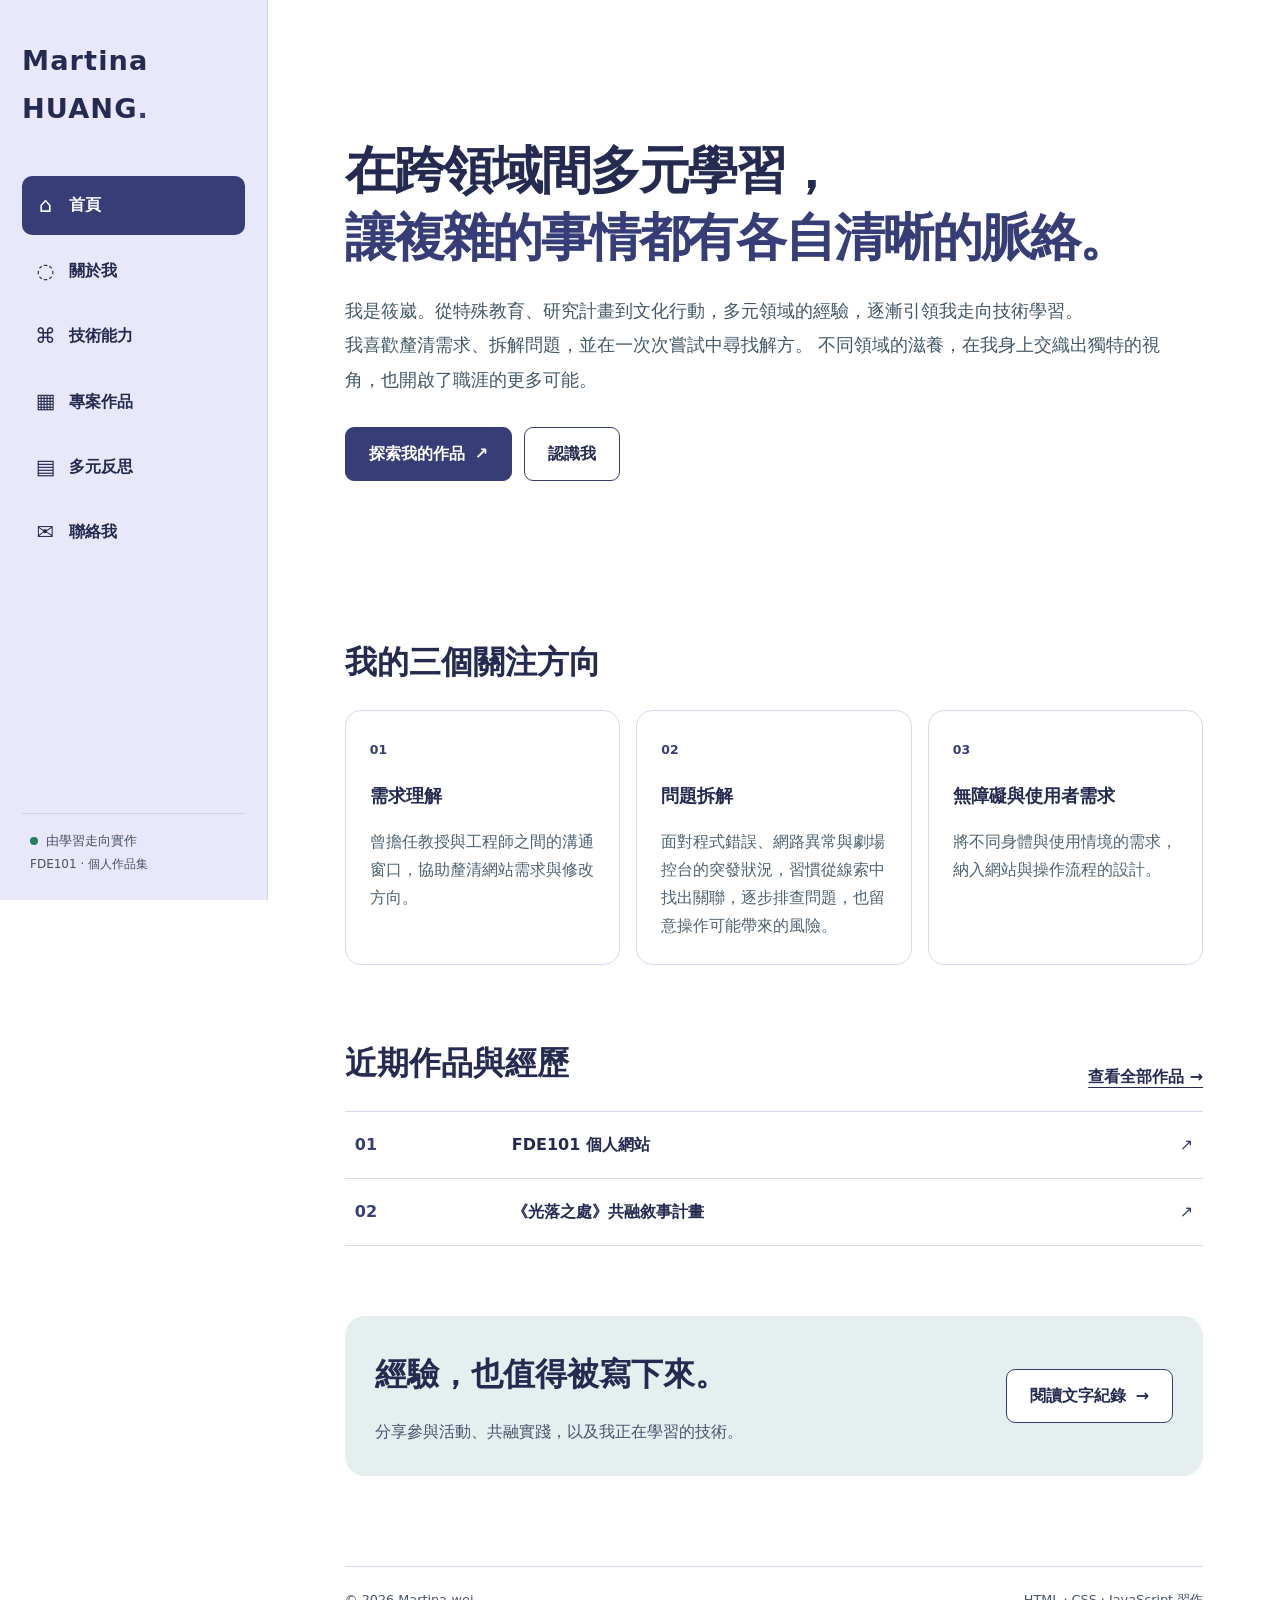
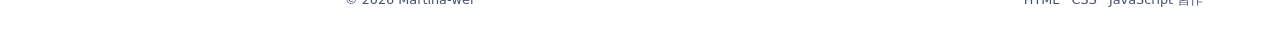
<file: index.html>
<!doctype html>
<html lang="zh-Hant">
<head>
  <meta charset="utf-8">
  <meta name="viewport" content="width=device-width,initial-scale=1">
  <meta name="description" content="黃筱崴的 FDE101 前端實作、跨領域轉職作品與活動紀錄。">
  
<title>首頁｜黃筱崴的個人網站</title>
<link rel="stylesheet" href="css/style.css">
<script src="js/main.js" defer></script>
</head>

<body>
  <a class="skip-link" href="#main-content">跳至主要內容</a>

  <div class="site-layout">

    <!-- 左側固定導覽列 -->
    <header class="sidebar">

      <!-- 網站品牌名稱 -->
      <div class="brand">
        <a class="brand-title" href="index.html">
          Martina HUANG<span class="brand-dot">.</span>
        </a>
      </div>

      <!-- 網站主要導覽 -->
      <nav aria-label="網站主要導覽">
        <ul class="site-nav">

          <li>
            <a href="index.html" aria-current="page">
              <span class="nav-symbol" aria-hidden="true">⌂</span>
              <span>首頁</span>
            </a>
          </li>

          <li>
            <a href="about.html">
              <span class="nav-symbol" aria-hidden="true">◌</span>
              <span>關於我</span>
            </a>
          </li>

          <li>
            <a href="skills.html">
              <span class="nav-symbol" aria-hidden="true">⌘</span>
              <span>技術能力</span>
            </a>
          </li>

          <li>
            <a href="projects.html">
              <span class="nav-symbol" aria-hidden="true">▦</span>
              <span>專案作品</span>
            </a>
          </li>

          <li>
            <a href="articles.html">
              <span class="nav-symbol" aria-hidden="true">▤</span>
              <span>多元反思</span>
            </a>
          </li>

          <li>
            <a href="contact.html">
              <span class="nav-symbol" aria-hidden="true">✉</span>
              <span>聯絡我</span>
            </a>
          </li>

        </ul>
      </nav>

      <!-- 側邊欄底部資訊 -->
      <div class="sidebar-bottom">
        <span class="status-dot" aria-hidden="true"></span>
        由學習走向實作<br>
        <small>FDE101 · 個人作品集</small>
      </div>

    </header>

    <!-- 右側主要內容 -->
    <main id="main-content" tabindex="-1" class="page-content">

      <!-- 首頁主視覺 -->
      <section class="hero" aria-labelledby="hero-title">

        <div class="hero-copy">

          <h1 id="hero-title">
            在跨領域間多元學習，<br>
            <em>讓複雜的事情都有各自清晰的脈絡。</em>
          </h1>

          <p class="lead">
            我是筱崴。從特殊教育、研究計畫到文化行動，多元領域的經驗，逐漸引領我走向技術學習。<br>
            我喜歡釐清需求、拆解問題，並在一次次嘗試中尋找解方。
            不同領域的滋養，在我身上交織出獨特的視角，也開啟了職涯的更多可能。
          </p>

          <div class="actions">
            <a class="button primary" href="projects.html">
              探索我的作品
              <span aria-hidden="true">↗</span>
            </a>

            <a class="button secondary" href="about.html">
              認識我
            </a>
          </div>
        </div>

      </section>

      <!-- 我的三個關注方向 -->
      <section class="section-block" aria-labelledby="focus-title">

        <div class="section-title">
          <h2 id="focus-title">我的三個關注方向</h2>
        </div>

        <div class="card-grid">

          <article class="card">
            <span class="card-number">01</span>
            <h3>需求理解</h3>
            <p>
              曾擔任教授與工程師之間的溝通窗口，協助釐清網站需求與修改方向。
            </p>
          </article>

          <article class="card">
            <span class="card-number">02</span>
            <h3>問題拆解</h3>
            <p>
              面對程式錯誤、網路異常與劇場控台的突發狀況，習慣從線索中找出關聯，逐步排查問題，也留意操作可能帶來的風險。
            </p>
          </article>

          <article class="card">
            <span class="card-number">03</span>
            <h3>無障礙與使用者需求</h3>
            <p>
              將不同身體與使用情境的需求，納入網站與操作流程的設計。
            </p>
          </article>

        </div>
      </section>

      <!-- 近期作品與經歷 -->
      <section class="section-block" aria-labelledby="featured-title">

        <div class="section-title split">
          <div>
            <h2 id="featured-title">近期作品與經歷</h2>
          </div>

          <a class="text-link" href="projects.html">
            查看全部作品
            <span aria-hidden="true">→</span>
          </a>
        </div>

        <div class="feature-list">

          <a class="feature-link" href="projects.html">
            <span class="feature-index">01 </span>
            <strong>FDE101 個人網站</strong>
            <span class="feature-arrow" aria-hidden="true">↗</span>
          </a>

          <a class="feature-link" href="projects.html">
            <span class="feature-index">02 </span>
            <strong>《光落之處》共融敘事計畫</strong>
            <span class="feature-arrow" aria-hidden="true">↗</span>
          </a>

        </div>
      </section>

      <!-- 活動文章入口 -->
      <section class="cta-strip" aria-labelledby="writing-title">

        <div>
          <h2 id="writing-title">經驗，也值得被寫下來。</h2>
          <p>
            分享參與活動、共融實踐，以及我正在學習的技術。
          </p>
        </div>

        <a class="button secondary" href="articles.html">
          閱讀文字紀錄
          <span aria-hidden="true">→</span>
        </a>

      </section>

      <!-- 網站頁尾 -->
      <footer class="page-footer">
        <span>© 2026 Martina-wei</span>
        <span>HTML · CSS · JavaScript 習作</span>
      </footer>

    </main>

  </div>
</body>
</html>
</file>
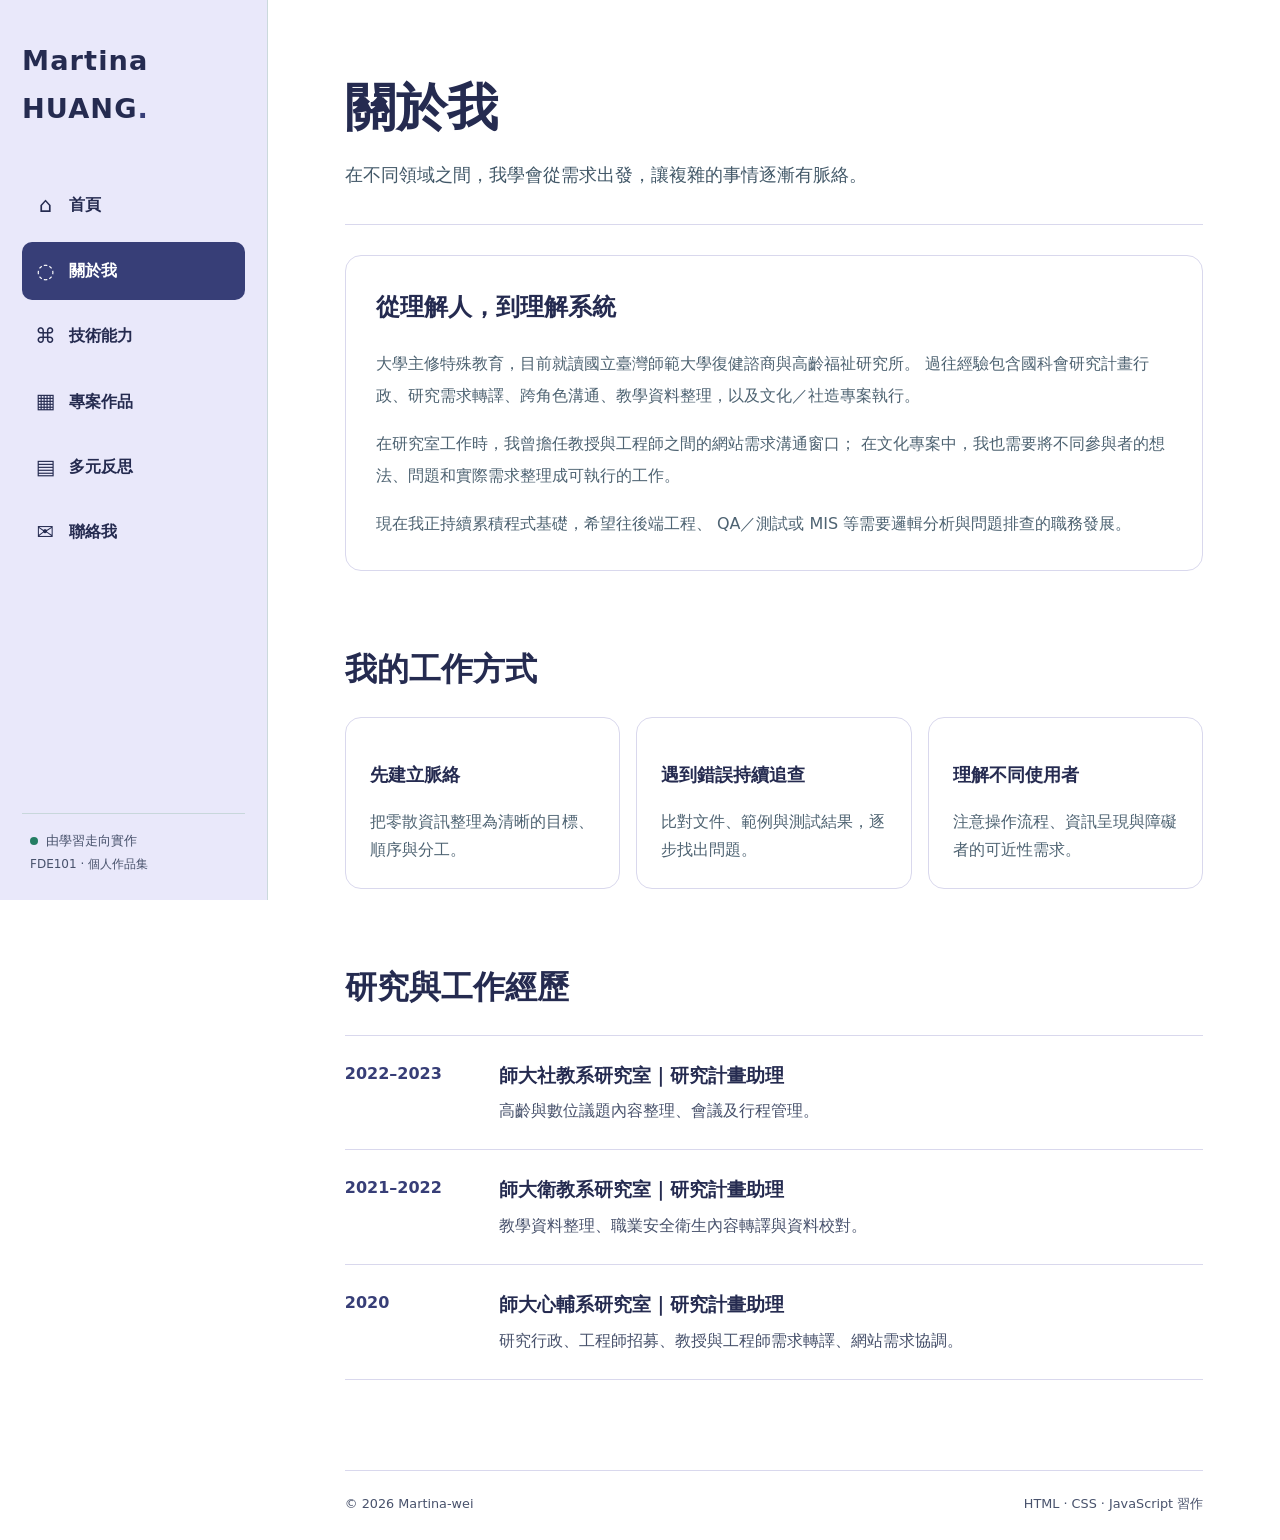
<file: about.html>
<!doctype html>
<html lang="zh-Hant">

<head>
  <meta charset="utf-8">
  <meta name="viewport" content="width=device-width,initial-scale=1">
  <meta name="description" content="黃筱崴的 FDE101 前端實作、跨領域轉職作品與活動紀錄。">

  <title>關於我｜黃筱崴的個人網站</title>

  <link rel="stylesheet" href="css/style.css">
  <script src="js/main.js" defer></script>
</head>

<body>
  <!-- 跳至主要內容：無障礙功能 -->
  <a class="skip-link" href="#main-content">
    跳至主要內容
  </a>

  <div class="site-layout">

    <!-- 左側固定導覽列 -->
    <header class="sidebar">

      <!-- 網站品牌名稱 -->
      <div class="brand">
        <a class="brand-title" href="index.html">
          Martina HUANG<span class="brand-dot">.</span>
        </a>
      </div>

      <!-- 網站主要導覽 -->
      <nav aria-label="網站主要導覽">
        <ul class="site-nav">

          <li>
            <a href="index.html">
              <span class="nav-symbol" aria-hidden="true">⌂</span>
              <span>首頁</span>
            </a>
          </li>

          <li>
            <a href="about.html" aria-current="page">
              <span class="nav-symbol" aria-hidden="true">◌</span>
              <span>關於我</span>
            </a>
          </li>

          <li>
            <a href="skills.html">
              <span class="nav-symbol" aria-hidden="true">⌘</span>
              <span>技術能力</span>
            </a>
          </li>

          <li>
            <a href="projects.html">
              <span class="nav-symbol" aria-hidden="true">▦</span>
              <span>專案作品</span>
            </a>
          </li>

          <li>
            <a href="articles.html">
              <span class="nav-symbol" aria-hidden="true">▤</span>
              <span>多元反思</span>
            </a>
          </li>

          <li>
            <a href="contact.html">
              <span class="nav-symbol" aria-hidden="true">✉</span>
              <span>聯絡我</span>
            </a>
          </li>

        </ul>
      </nav>

      <!-- 側邊欄底部資訊 -->
      <div class="sidebar-bottom">
        <span class="status-dot" aria-hidden="true"></span>
        由學習走向實作<br>
        <small>FDE101 · 個人作品集</small>
      </div>

    </header>

    <!-- 右側主要內容 -->
    <main id="main-content" tabindex="-1" class="page-content">

      <!-- 頁面標題 -->
      <div class="page-heading">
        <h1>關於我</h1>

        <p class="lead">
          在不同領域之間，我學會從需求出發，讓複雜的事情逐漸有脈絡。
        </p>
      </div>

      <!-- 個人背景與轉職方向 -->
      <section class="content-panel">
        <h2>從理解人，到理解系統</h2>

        <p>
          大學主修特殊教育，目前就讀國立臺灣師範大學復健諮商與高齡福祉研究所。
          過往經驗包含國科會研究計畫行政、研究需求轉譯、跨角色溝通、教學資料整理，以及文化／社造專案執行。
        </p>

        <p>
          在研究室工作時，我曾擔任教授與工程師之間的網站需求溝通窗口；
          在文化專案中，我也需要將不同參與者的想法、問題和實際需求整理成可執行的工作。
        </p>

        <p>
          現在我正持續累積程式基礎，希望往後端工程、
          QA／測試或 MIS 等需要邏輯分析與問題排查的職務發展。
        </p>
      </section>

      <!-- 我的工作方式 -->
      <section class="section-block" aria-labelledby="strengths">

        <div class="section-title">
          <h2 id="strengths">我的工作方式</h2>
        </div>

        <div class="card-grid">

          <article class="card">
            <h3>先建立脈絡</h3>
            <p>
              把零散資訊整理為清晰的目標、順序與分工。
            </p>
          </article>

          <article class="card">
            <h3>遇到錯誤持續追查</h3>
            <p>
              比對文件、範例與測試結果，逐步找出問題。
            </p>
          </article>

          <article class="card">
            <h3>理解不同使用者</h3>
            <p>
              注意操作流程、資訊呈現與障礙者的可近性需求。
            </p>
          </article>

        </div>
      </section>

      <!-- 研究與工作經歷 -->
      <section class="section-block" aria-labelledby="experience">

        <div class="section-title">
          <h2 id="experience">研究與工作經歷</h2>
        </div>

        <ol class="timeline">

		 <!-- 2022 至 2023 年 -->
          <li>
            <time datetime="2022">2022–2023</time>

            <div>
              <h3>師大社教系研究室｜研究計畫助理</h3>
              <p>
                高齡與數位議題內容整理、會議及行程管理。
              </p>
            </div>
          </li>   	
		
          <!-- 2021 至 2022 年 -->
          <li>
            <time datetime="2021">2021–2022</time>

            <div>
              <h3>師大衛教系研究室｜研究計畫助理</h3>
              <p>
                教學資料整理、職業安全衛生內容轉譯與資料校對。
              </p>
            </div>
          </li>

         <!-- 2020 年 -->
          <li>
            <time datetime="2020">2020</time>

            <div>
              <h3>師大心輔系研究室｜研究計畫助理</h3>
              <p>
                研究行政、工程師招募、教授與工程師需求轉譯、網站需求協調。
              </p>
            </div>
          </li>


        </ol>
      </section>

      <!-- 網站頁尾 -->
      <footer class="page-footer">
        <span>© 2026 Martina-wei</span>
        <span>HTML · CSS · JavaScript 習作</span>
      </footer>

    </main>

  </div>
</body>

</html>
</file>
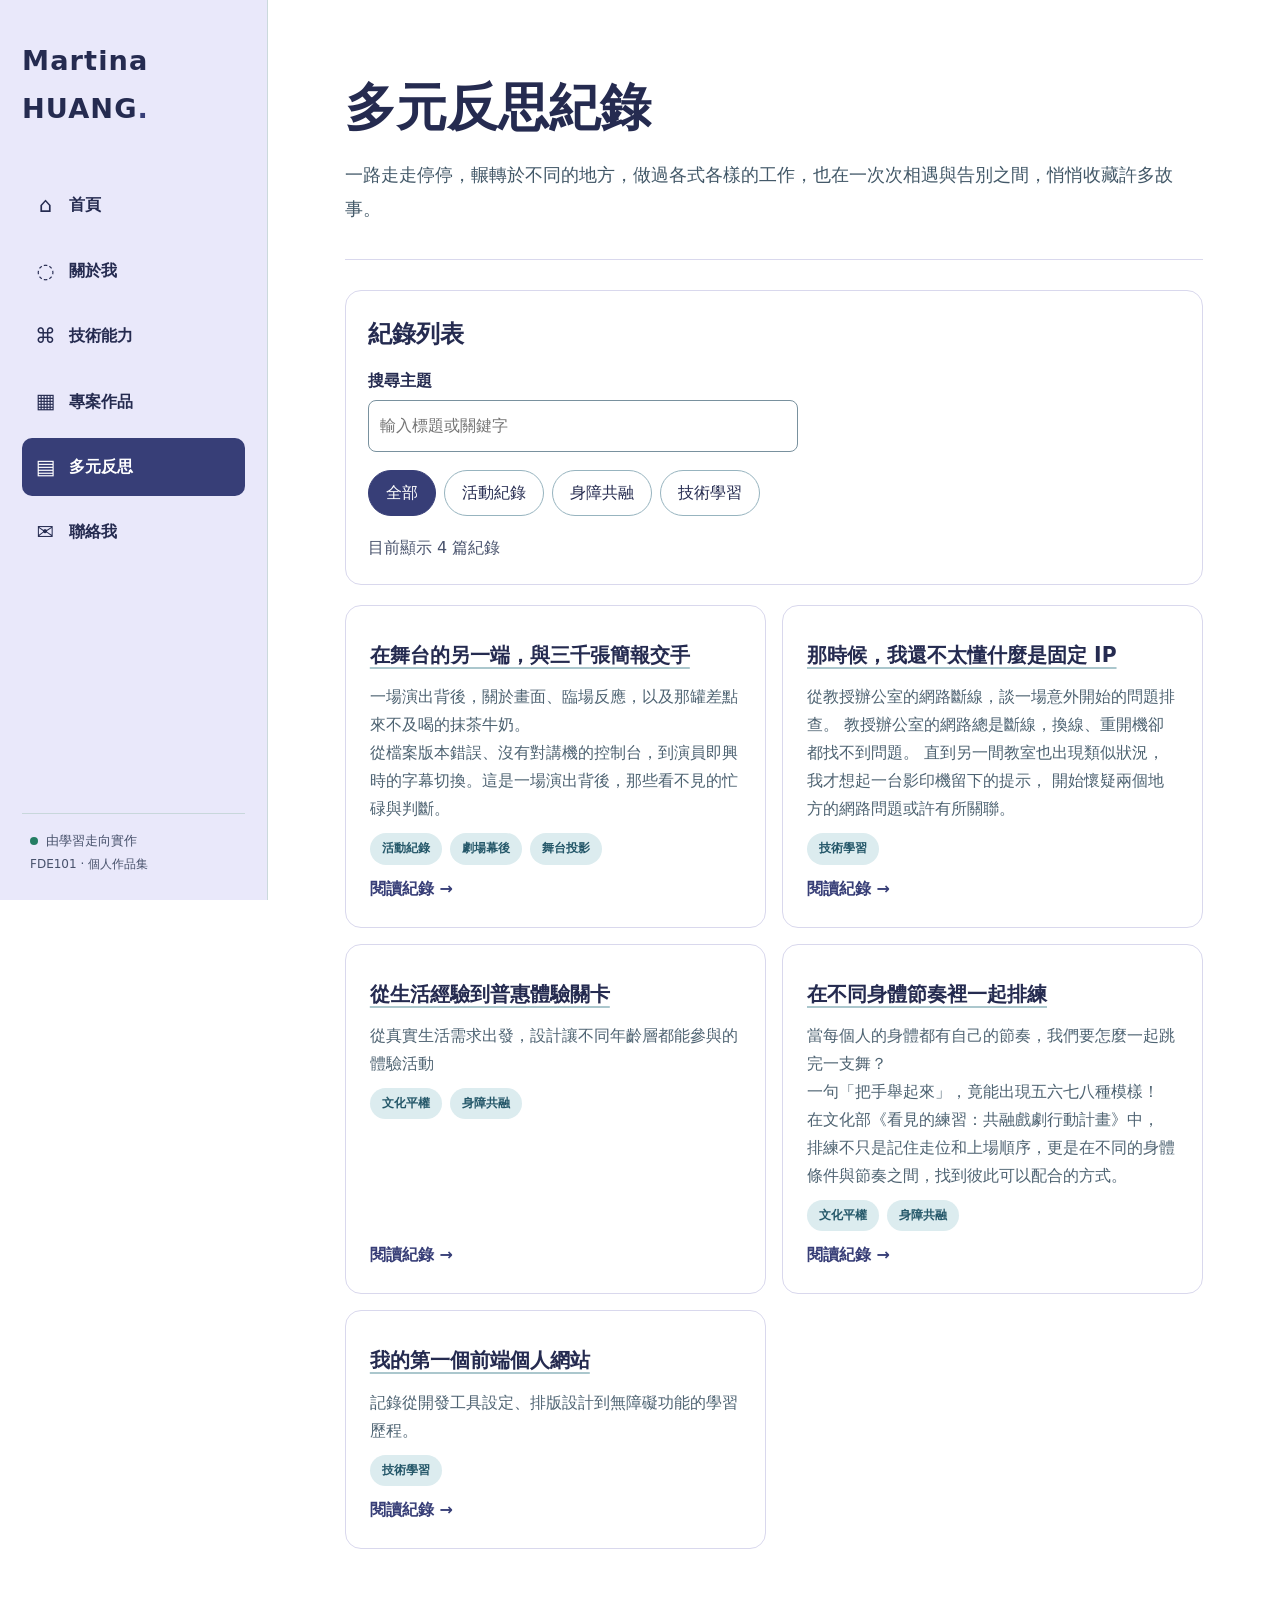
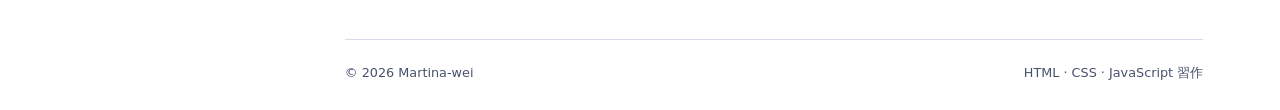
<file: articles.html>
<!doctype html>
<html lang="zh-Hant">

<head>
  <meta charset="utf-8">
  <meta name="viewport" content="width=device-width,initial-scale=1">
  <meta name="description" content="黃筱崴的 FDE101 前端實作、跨領域轉職作品與活動紀錄。">

  <title>多元反思｜黃筱崴的個人網站</title>

  <link rel="stylesheet" href="css/style.css">
  <script src="js/main.js" defer></script>
</head>

<body>
  <!-- 跳至主要內容：無障礙功能 -->
  <a class="skip-link" href="#main-content">
    跳至主要內容
  </a>

  <div class="site-layout">

    <!-- 左側固定導覽列 -->
    <header class="sidebar">

      <!-- 網站品牌名稱 -->
      <div class="brand">
        <a class="brand-title" href="index.html">
          Martina HUANG<span class="brand-dot">.</span>
        </a>
      </div>

      <!-- 網站主要導覽 -->
      <nav aria-label="網站主要導覽">
        <ul class="site-nav">

          <li>
            <a href="index.html">
              <span class="nav-symbol" aria-hidden="true">⌂</span>
              <span>首頁</span>
            </a>
          </li>

          <li>
            <a href="about.html">
              <span class="nav-symbol" aria-hidden="true">◌</span>
              <span>關於我</span>
            </a>
          </li>

          <li>
            <a href="skills.html">
              <span class="nav-symbol" aria-hidden="true">⌘</span>
              <span>技術能力</span>
            </a>
          </li>

          <li>
            <a href="projects.html">
              <span class="nav-symbol" aria-hidden="true">▦</span>
              <span>專案作品</span>
            </a>
          </li>

          <li>
            <a href="articles.html" aria-current="page">
              <span class="nav-symbol" aria-hidden="true">▤</span>
              <span>多元反思</span>
            </a>
          </li>

          <li>
            <a href="contact.html">
              <span class="nav-symbol" aria-hidden="true">✉</span>
              <span>聯絡我</span>
            </a>
          </li>

        </ul>
      </nav>

      <!-- 側邊欄底部資訊 -->
      <div class="sidebar-bottom">
        <span class="status-dot" aria-hidden="true"></span>
        由學習走向實作<br>
        <small>FDE101 · 個人作品集</small>
      </div>

    </header>

    <!-- 右側主要內容 -->
    <main id="main-content" tabindex="-1" class="page-content">

      <!-- 頁面標題 -->
      <div class="page-heading">
        <h1>多元反思紀錄</h1>

        <p class="lead">
          一路走走停停，輾轉於不同的地方，做過各式各樣的工作，也在一次次相遇與告別之間，悄悄收藏許多故事。
        </p>
      </div>

      <!-- 文章列表與篩選 -->
      <section aria-labelledby="article-list-title">

        <!-- 搜尋及分類工具 -->
        <div class="filter-panel">

          <h2 id="article-list-title">紀錄列表</h2>

          <!-- 關鍵字搜尋 -->
          <label for="article-search">搜尋主題</label>

          <input
            id="article-search"
            type="search"
            placeholder="輸入標題或關鍵字"
            autocomplete="off"
          >

          <!-- 文章分類按鈕 -->
          <div
            class="filter-buttons"
            role="group"
            aria-label="依主題篩選文章"
          >
            <button
              type="button"
              data-filter="all"
              aria-pressed="true"
            >
              全部
            </button>

            <button
              type="button"
              data-filter="activity"
              aria-pressed="false"
            >
              活動紀錄
            </button>

            <button
              type="button"
              data-filter="accessibility"
              aria-pressed="false"
            >
              身障共融
            </button>

            <button
              type="button"
              data-filter="learning"
              aria-pressed="false"
            >
              技術學習
            </button>
          </div>

          <!-- 篩選結果：無障礙即時訊息 -->
          <p
            id="filter-result"
            class="result-count"
            role="status"
            aria-live="polite"
            aria-atomic="true"
          >
            目前顯示 4 篇紀錄
          </p>

        </div>

        <!-- 文章卡片列表 -->
        <div class="article-grid" id="article-list">
		  <!-- 文章 05：普惠體驗 -->
          <article
            class="article-card"
            data-category="activity"
            data-search="普惠體驗 生活經驗 無障礙 關卡"
          >

            <h3>
              <a href="articles/theatre-control-2026hakka.html">
                在舞台的另一端，與三千張簡報交手
              </a>
            </h3>

            <p>
              一場演出背後，關於畫面、臨場反應，以及那罐差點來不及喝的抹茶牛奶。<br>
			  從檔案版本錯誤、沒有對講機的控制台，到演員即興時的字幕切換。這是一場演出背後，那些看不見的忙碌與判斷。
            </p>

            <div class="pill-group">
				<span class="pill">活動紀錄</span>
				<span class="pill">劇場幕後</span>
				<span class="pill">舞台投影</span>
			</div>
			
			<span class="readmore">
              閱讀紀錄
              <span aria-hidden="true">→</span>
            </span>
          </article>
		  
          <!-- 文章 04：電腦技術學習 -->
          <article
            class="article-card"
            data-category="learning"
            data-search="FDE101 前端 JavaScript Git GitHub HTML CSS"
          >

            <h3>
              <a href="articles/ip-troubleshooting.html">
                那時候，我還不太懂什麼是固定 IP
              </a>
            </h3>

            <p>
              從教授辦公室的網路斷線，談一場意外開始的問題排查。
			  教授辦公室的網路總是斷線，換線、重開機卻都找不到問題。
			  直到另一間教室也出現類似狀況，我才想起一台影印機留下的提示，
			  開始懷疑兩個地方的網路問題或許有所關聯。
            </p>

            <div class="pill-group">
				<span class="pill">技術學習</span>
			</div>
			
			<span class="readmore">
              閱讀紀錄
              <span aria-hidden="true">→</span>
            </span>
          </article>
		  
		  <!-- 文章 03：普惠體驗 -->
          <article
            class="article-card"
            data-category="accessibility"
            data-search="普惠體驗 生活經驗 無障礙 關卡"
          >

            <h3>
              <a href="articles/inclusive-design.html">
                從生活經驗到普惠體驗關卡
              </a>
            </h3>

            <p>
              從真實生活需求出發，設計讓不同年齡層都能參與的體驗活動
            </p>

            <div class="pill-group">
				<span class="pill">文化平權</span>
				<span class="pill">身障共融</span>
			</div>
			
			<span class="readmore">
              閱讀紀錄
              <span aria-hidden="true">→</span>
            </span>
          </article>

          <!-- 文章 02：共融戲劇 -->
          <article
            class="article-card"
            data-category="accessibility"
            data-search="共融戲劇 排練 團隊 活動"
          >

            <h3>
              <a href="articles/theatre.html">
                在不同身體節奏裡一起排練
              </a>
            </h3>

            <p>
              當每個人的身體都有自己的節奏，我們要怎麼一起跳完一支舞？<br>
			  一句「把手舉起來」，竟能出現五六七八種模樣！<br>
			  在文化部《看見的練習：共融戲劇行動計畫》中，
			  排練不只是記住走位和上場順序，更是在不同的身體條件與節奏之間，找到彼此可以配合的方式。
            </p>

            <div class="pill-group">
				<span class="pill">文化平權</span>
				<span class="pill">身障共融</span>
			</div>
			
			<span class="readmore">
              閱讀紀錄
              <span aria-hidden="true">→</span>
            </span>
          </article>

          <!-- 文章 01：前端學習 -->
          <article
            class="article-card"
            data-category="learning"
            data-search="FDE101 前端 JavaScript Git GitHub HTML CSS"
          >

            <h3>
              <a href="articles/first-website.html">
                我的第一個前端個人網站
              </a>
            </h3>

            <p>
              記錄從開發工具設定、排版設計到無障礙功能的學習歷程。
            </p>

            <div class="pill-group">
				<span class="pill">技術學習</span>
			</div>
			
			<span class="readmore">
              閱讀紀錄
              <span aria-hidden="true">→</span>
            </span>
          </article>

        </div>

        <!-- 無搜尋結果時顯示 -->
        <p id="no-results" class="empty-message" hidden>
          沒有符合條件的文字紀錄，請試試其他關鍵字或分類。
        </p>

      </section>

      <!-- 網站頁尾 -->
      <footer class="page-footer">
        <span>© 2026 Martina-wei</span>
        <span>HTML · CSS · JavaScript 習作</span>
      </footer>

    </main>

  </div>
</body>

</html>
</file>
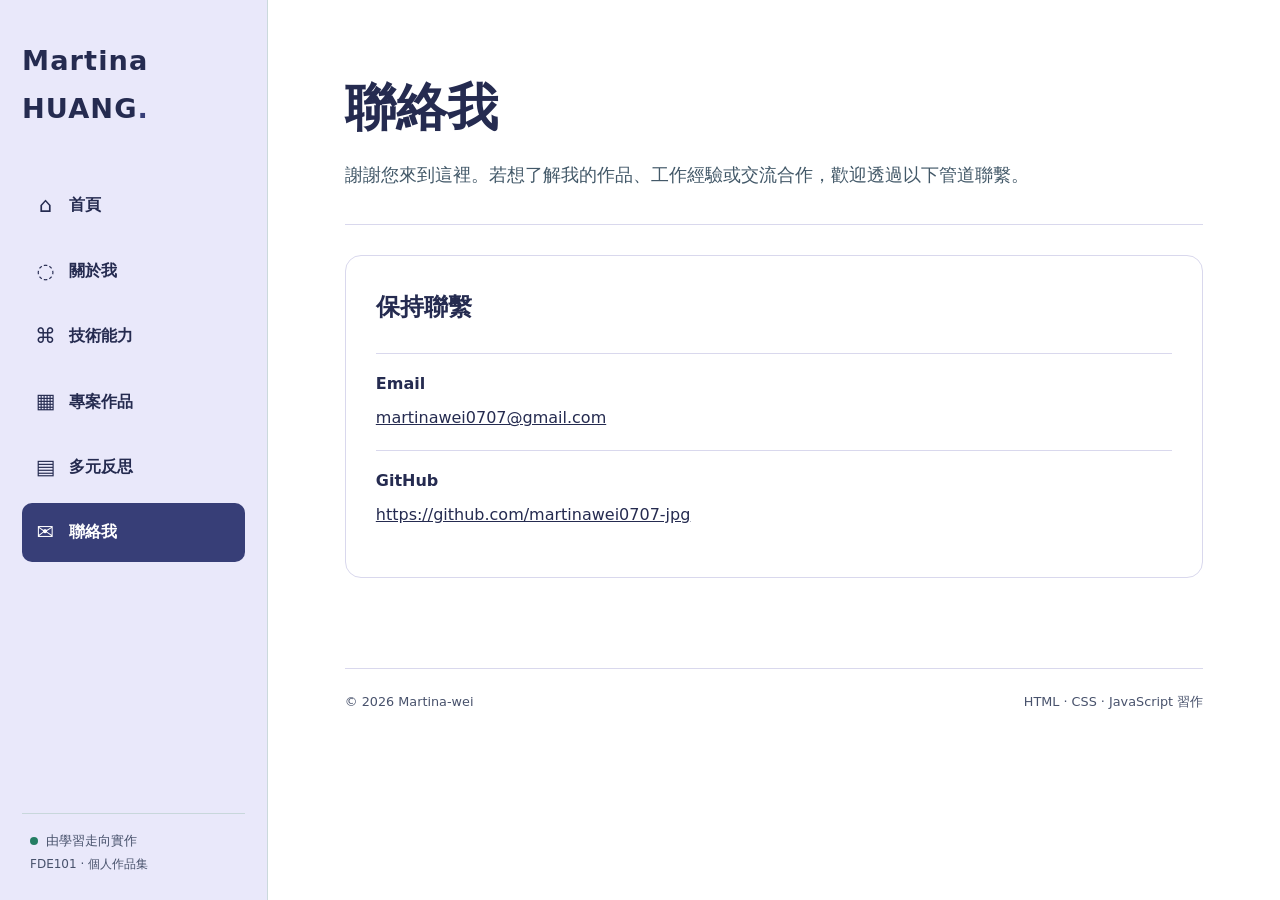
<file: contact.html>
<!doctype html>
<html lang="zh-Hant">

<head>
  <meta charset="utf-8">
  <meta name="viewport" content="width=device-width,initial-scale=1">
  <meta name="description" content="黃筱崴的 FDE101 前端實作、跨領域轉職作品與活動紀錄。">

  <title>聯絡我｜黃筱崴的個人網站</title>

  <link rel="stylesheet" href="css/style.css">
  <script src="js/main.js" defer></script>
</head>

<body>
  <!-- 跳至主要內容：無障礙功能 -->
  <a class="skip-link" href="#main-content">
    跳至主要內容
  </a>

  <div class="site-layout">

    <!-- 左側固定導覽列 -->
    <header class="sidebar">

      <!-- 網站品牌名稱 -->
      <div class="brand">
        <a class="brand-title" href="index.html">
          Martina HUANG<span class="brand-dot">.</span>
        </a>
      </div>

      <!-- 網站主要導覽 -->
      <nav aria-label="網站主要導覽">
        <ul class="site-nav">

          <li>
            <a href="index.html">
              <span class="nav-symbol" aria-hidden="true">⌂</span>
              <span>首頁</span>
            </a>
          </li>

          <li>
            <a href="about.html">
              <span class="nav-symbol" aria-hidden="true">◌</span>
              <span>關於我</span>
            </a>
          </li>

          <li>
            <a href="skills.html">
              <span class="nav-symbol" aria-hidden="true">⌘</span>
              <span>技術能力</span>
            </a>
          </li>

          <li>
            <a href="projects.html">
              <span class="nav-symbol" aria-hidden="true">▦</span>
              <span>專案作品</span>
            </a>
          </li>

          <li>
            <a href="articles.html">
              <span class="nav-symbol" aria-hidden="true">▤</span>
              <span>多元反思</span>
            </a>
          </li>

          <li>
            <a href="contact.html" aria-current="page">
              <span class="nav-symbol" aria-hidden="true">✉</span>
              <span>聯絡我</span>
            </a>
          </li>

        </ul>
      </nav>

      <!-- 側邊欄底部資訊 -->
      <div class="sidebar-bottom">
        <span class="status-dot" aria-hidden="true"></span>
        由學習走向實作<br>
        <small>FDE101 · 個人作品集</small>
      </div>

    </header>

    <!-- 右側主要內容 -->
    <main id="main-content" tabindex="-1" class="page-content">

      <!-- 頁面標題 -->
      <div class="page-heading">
        <h1>聯絡我</h1>

        <p class="lead">
          謝謝您來到這裡。若想了解我的作品、工作經驗或交流合作，歡迎透過以下管道聯繫。
        </p>
      </div>

      <!-- 聯絡資訊 -->
      <section class="content-panel">

        <h2>保持聯繫</h2>

        <div class="contact-list">

          <!-- Email -->
          <div class="contact-row">
            <div>
              <strong>Email</strong>

              <p>
                <a href="mailto:martinawei0707@gmail.com">
				martinawei0707@gmail.com
				</a>
              </p>
            </div>

          </div>

          <!-- GitHub -->
          <div class="contact-row">
            <div>
              <strong>GitHub</strong>

              <p>
			    <a href="https://github.com/martinawei0707-jpg">
                https://github.com/martinawei0707-jpg
				</a>
              </p>
            </div>

          </div>

        </div>
      </section>
	  
      <!-- 網站頁尾 -->
      <footer class="page-footer">
        <span>© 2026 Martina-wei</span>
        <span>HTML · CSS · JavaScript 習作</span>
      </footer>

    </main>

  </div>
</body>

</html>
</file>
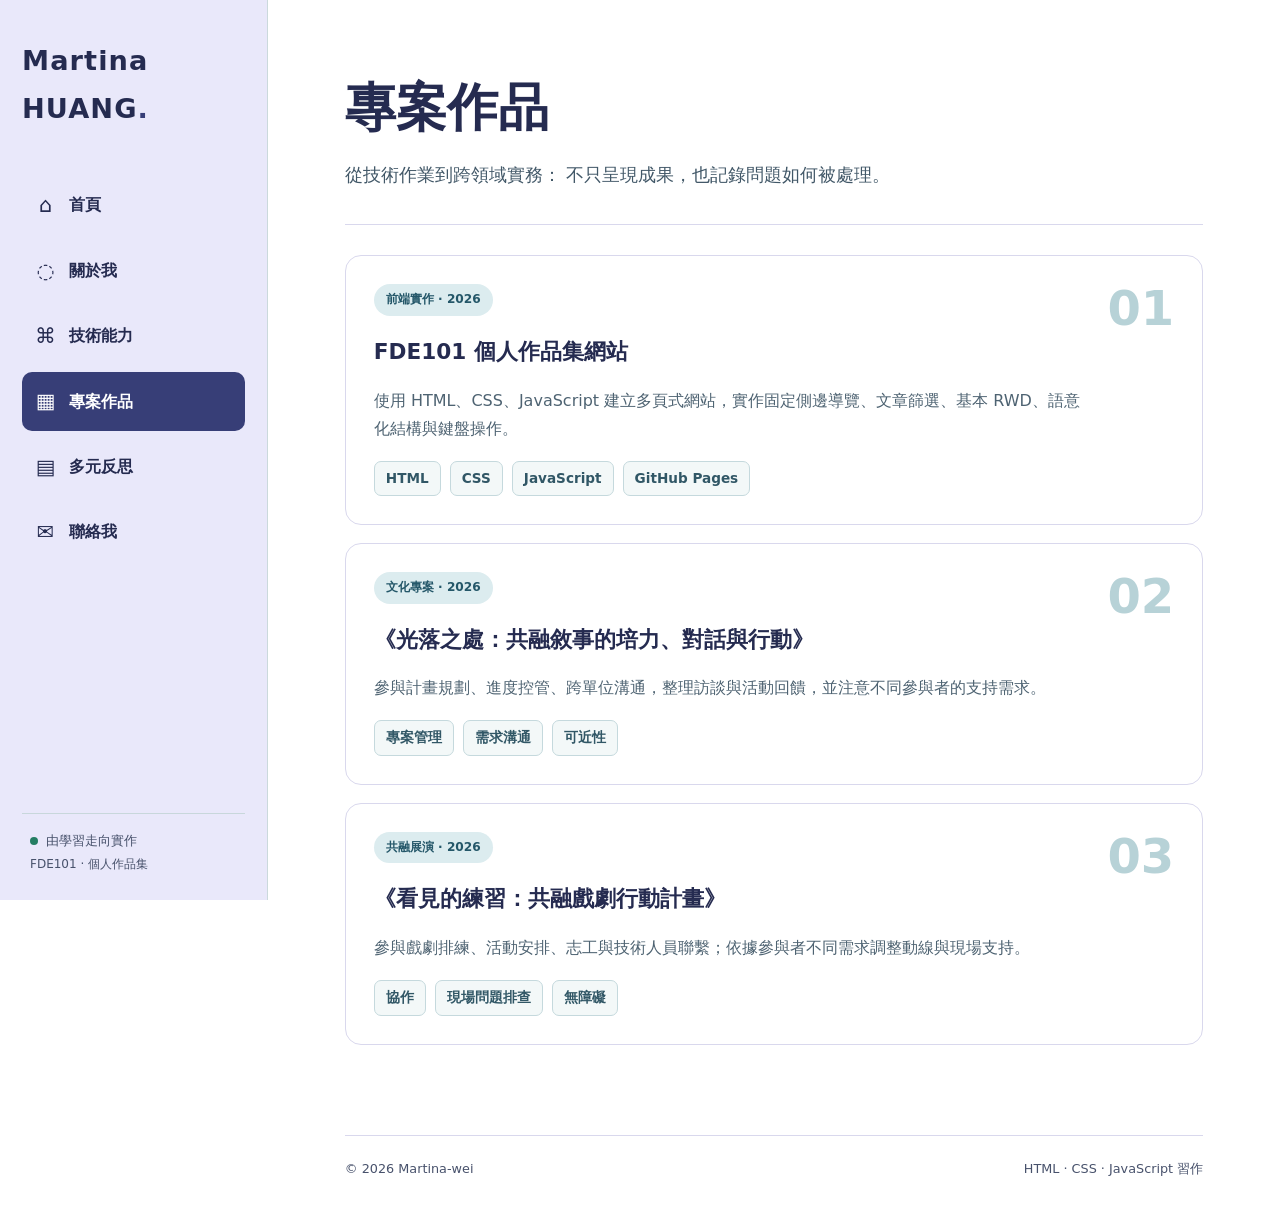
<file: projects.html>
<!doctype html>
<html lang="zh-Hant">

<head>
  <meta charset="utf-8">
  <meta name="viewport" content="width=device-width,initial-scale=1">
  <meta name="description" content="黃筱崴的 FDE101 前端實作、跨領域轉職作品與活動紀錄。">

  <title>專案作品｜黃筱崴的個人網站</title>

  <link rel="stylesheet" href="css/style.css">
  <script src="js/main.js" defer></script>
</head>

<body>
  <!-- 跳至主要內容：無障礙功能 -->
  <a class="skip-link" href="#main-content">
    跳至主要內容
  </a>

  <div class="site-layout">

    <!-- 左側固定導覽列 -->
    <header class="sidebar">

      <!-- 網站品牌名稱 -->
      <div class="brand">
        <a class="brand-title" href="index.html">
          Martina HUANG<span class="brand-dot">.</span>
        </a>
      </div>

      <!-- 網站主要導覽 -->
      <nav aria-label="網站主要導覽">
        <ul class="site-nav">

          <li>
            <a href="index.html">
              <span class="nav-symbol" aria-hidden="true">⌂</span>
              <span>首頁</span>
            </a>
          </li>

          <li>
            <a href="about.html">
              <span class="nav-symbol" aria-hidden="true">◌</span>
              <span>關於我</span>
            </a>
          </li>

          <li>
            <a href="skills.html">
              <span class="nav-symbol" aria-hidden="true">⌘</span>
              <span>技術能力</span>
            </a>
          </li>

          <li>
            <a href="projects.html" aria-current="page">
              <span class="nav-symbol" aria-hidden="true">▦</span>
              <span>專案作品</span>
            </a>
          </li>

          <li>
            <a href="articles.html">
              <span class="nav-symbol" aria-hidden="true">▤</span>
              <span>多元反思</span>
            </a>
          </li>

          <li>
            <a href="contact.html">
              <span class="nav-symbol" aria-hidden="true">✉</span>
              <span>聯絡我</span>
            </a>
          </li>

        </ul>
      </nav>

      <!-- 側邊欄底部資訊 -->
      <div class="sidebar-bottom">
        <span class="status-dot" aria-hidden="true"></span>
        由學習走向實作<br>
        <small>FDE101 · 個人作品集</small>
      </div>

    </header>

    <!-- 右側主要內容 -->
    <main id="main-content" tabindex="-1" class="page-content">

      <!-- 頁面標題 -->
      <div class="page-heading">
        <h1>專案作品</h1>

        <p class="lead">
          從技術作業到跨領域實務：
          不只呈現成果，也記錄問題如何被處理。
        </p>
      </div>

      <!-- 專案作品列表 -->
      <div class="project-stack">

        <!-- 專案1：FDE101 個人網站 -->
        <article class="project">
          <div>
            <span class="pill">前端實作 · 2026</span>

            <h2>FDE101 個人作品集網站</h2>

            <p>
              使用 HTML、CSS、JavaScript 建立多頁式網站，實作固定側邊導覽、文章篩選、基本 RWD、語意化結構與鍵盤操作。
            </p>

            <div class="tag-wrap">
              <span class="tag">HTML</span>
              <span class="tag">CSS</span>
              <span class="tag">JavaScript</span>
              <span class="tag">GitHub Pages</span>
            </div>
          </div>

          <span class="project-mark" aria-hidden="true">01</span>
        </article>


        <!-- 專案2：光落之處 -->
        <article class="project">
          <div>
            <span class="pill">文化專案 · 2026</span>

            <h2>《光落之處：共融敘事的培力、對話與行動》</h2>

            <p>
              參與計畫規劃、進度控管、跨單位溝通，整理訪談與活動回饋，並注意不同參與者的支持需求。
            </p>

            <div class="tag-wrap">
              <span class="tag">專案管理</span>
              <span class="tag">需求溝通</span>
              <span class="tag">可近性</span>
            </div>
          </div>

          <span class="project-mark" aria-hidden="true">02</span>
        </article>

        <!-- 專案3：看見的練習 -->
        <article class="project">
          <div>
            <span class="pill">共融展演 · 2026</span>

            <h2>《看見的練習：共融戲劇行動計畫》</h2>

            <p>
              參與戲劇排練、活動安排、志工與技術人員聯繫；依據參與者不同需求調整動線與現場支持。
            </p>

            <div class="tag-wrap">
              <span class="tag">協作</span>
              <span class="tag">現場問題排查</span>
              <span class="tag">無障礙</span>
            </div>
          </div>

          <span class="project-mark" aria-hidden="true">03</span>
        </article>

      </div>

      <!-- 網站頁尾 -->
      <footer class="page-footer">
        <span>© 2026 Martina-wei</span>
        <span>HTML · CSS · JavaScript 習作</span>
      </footer>

    </main>

  </div>
</body>

</html>
</file>
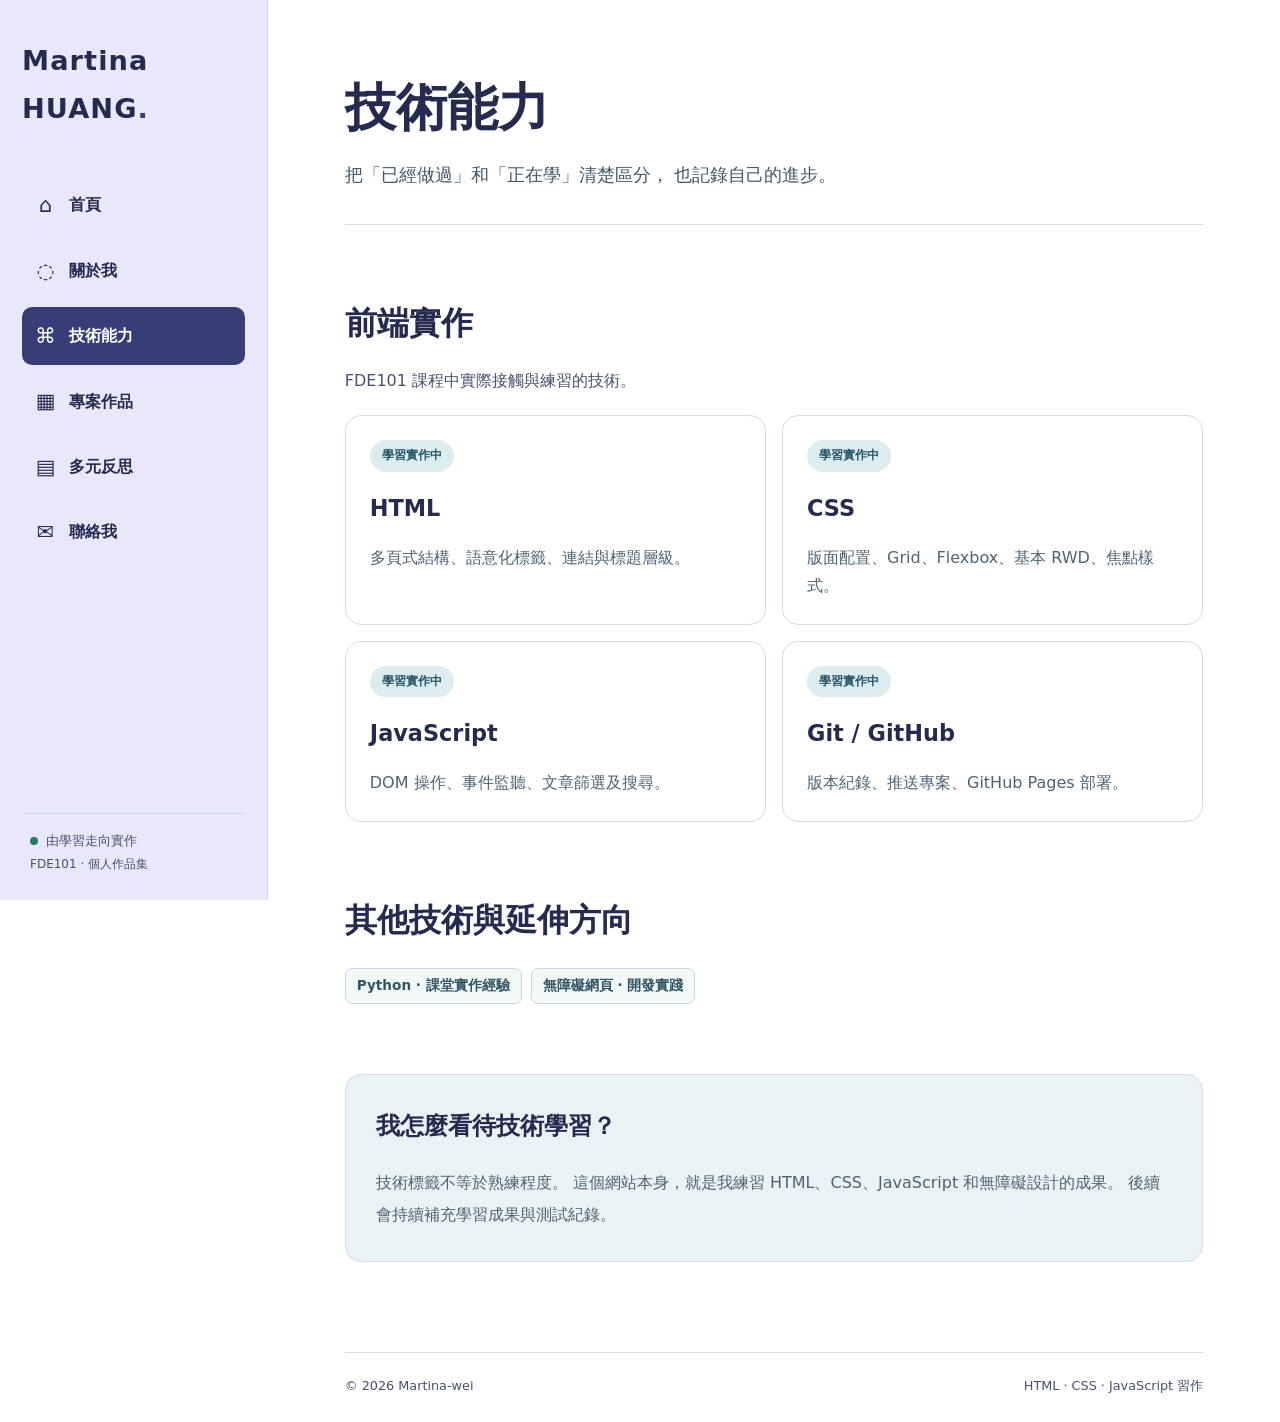
<file: skills.html>
<!doctype html>
<html lang="zh-Hant">

<head>
  <meta charset="utf-8">
  <meta name="viewport" content="width=device-width,initial-scale=1">
  <meta name="description" content="黃筱崴的 FDE101 前端實作、跨領域轉職作品與活動紀錄。">

  <title>技術能力｜黃筱崴的個人網站</title>

  <link rel="stylesheet" href="css/style.css">
  <script src="js/main.js" defer></script>
</head>

<body>
  <!-- 跳至主要內容：無障礙功能 -->
  <a class="skip-link" href="#main-content">
    跳至主要內容
  </a>

  <div class="site-layout">

    <!-- 左側固定導覽列 -->
    <header class="sidebar">

      <!-- 網站品牌名稱 -->
      <div class="brand">
        <a class="brand-title" href="index.html">
          Martina HUANG<span class="brand-dot">.</span>
        </a>
      </div>

      <!-- 網站主要導覽 -->
      <nav aria-label="網站主要導覽">
        <ul class="site-nav">

          <li>
            <a href="index.html">
              <span class="nav-symbol" aria-hidden="true">⌂</span>
              <span>首頁</span>
            </a>
          </li>

          <li>
            <a href="about.html">
              <span class="nav-symbol" aria-hidden="true">◌</span>
              <span>關於我</span>
            </a>
          </li>

          <li>
            <a href="skills.html" aria-current="page">
              <span class="nav-symbol" aria-hidden="true">⌘</span>
              <span>技術能力</span>
            </a>
          </li>

          <li>
            <a href="projects.html">
              <span class="nav-symbol" aria-hidden="true">▦</span>
              <span>專案作品</span>
            </a>
          </li>

          <li>
            <a href="articles.html">
              <span class="nav-symbol" aria-hidden="true">▤</span>
              <span>多元反思</span>
            </a>
          </li>

          <li>
            <a href="contact.html">
              <span class="nav-symbol" aria-hidden="true">✉</span>
              <span>聯絡我</span>
            </a>
          </li>

        </ul>
      </nav>

      <!-- 側邊欄底部資訊 -->
      <div class="sidebar-bottom">
        <span class="status-dot" aria-hidden="true"></span>
        由學習走向實作<br>
        <small>FDE101 · 個人作品集</small>
      </div>

    </header>

    <!-- 右側主要內容 -->
    <main id="main-content" tabindex="-1" class="page-content">

      <!-- 頁面標題 -->
      <div class="page-heading">
        <h1>技術能力</h1>

        <p class="lead">
          把「已經做過」和「正在學」清楚區分，
          也記錄自己的進步。
        </p>
      </div>

      <!-- 前端實作 -->
      <section class="section-block">

        <div class="section-title">
          <h2>前端實作</h2>
          <p>FDE101 課程中實際接觸與練習的技術。</p>
        </div>

        <div class="skill-grid">

          <!-- HTML -->
          <article class="skill-card">
            <span class="skill-state">學習實作中</span>
            <h3>HTML</h3>
            <p>
              多頁式結構、語意化標籤、連結與標題層級。
            </p>
          </article>

          <!-- CSS -->
          <article class="skill-card">
            <span class="skill-state">學習實作中</span>
            <h3>CSS</h3>
            <p>
              版面配置、Grid、Flexbox、基本 RWD、焦點樣式。
            </p>
          </article>

          <!-- JavaScript -->
          <article class="skill-card">
            <span class="skill-state">學習實作中</span>
            <h3>JavaScript</h3>
            <p>
              DOM 操作、事件監聽、文章篩選及搜尋。
            </p>
          </article>

          <!-- Git / GitHub -->
          <article class="skill-card">
            <span class="skill-state">學習實作中</span>
            <h3>Git / GitHub</h3>
            <p>
              版本紀錄、推送專案、GitHub Pages 部署。
            </p>
          </article>

        </div>
      </section>

      <!-- 其他技術與延伸方向 -->
      <section class="section-block">

        <div class="section-title">
          <h2>其他技術與延伸方向</h2>
        </div>

        <div class="tag-wrap">
          <span class="tag">Python · 課堂實作經驗</span>
          <span class="tag">無障礙網頁 · 開發實踐</span>
        </div>

      </section>

      <!-- 技術學習理念 -->
      <section class="content-panel accent-panel">

        <h2>我怎麼看待技術學習？</h2>

        <p>
          技術標籤不等於熟練程度。
          這個網站本身，就是我練習 HTML、CSS、JavaScript 和無障礙設計的成果。
          後續會持續補充學習成果與測試紀錄。
        </p>

      </section>

      <!-- 網站頁尾 -->
      <footer class="page-footer">
        <span>© 2026 Martina-wei</span>
        <span>HTML · CSS · JavaScript 習作</span>
      </footer>

    </main>

  </div>
</body>

</html>
</file>
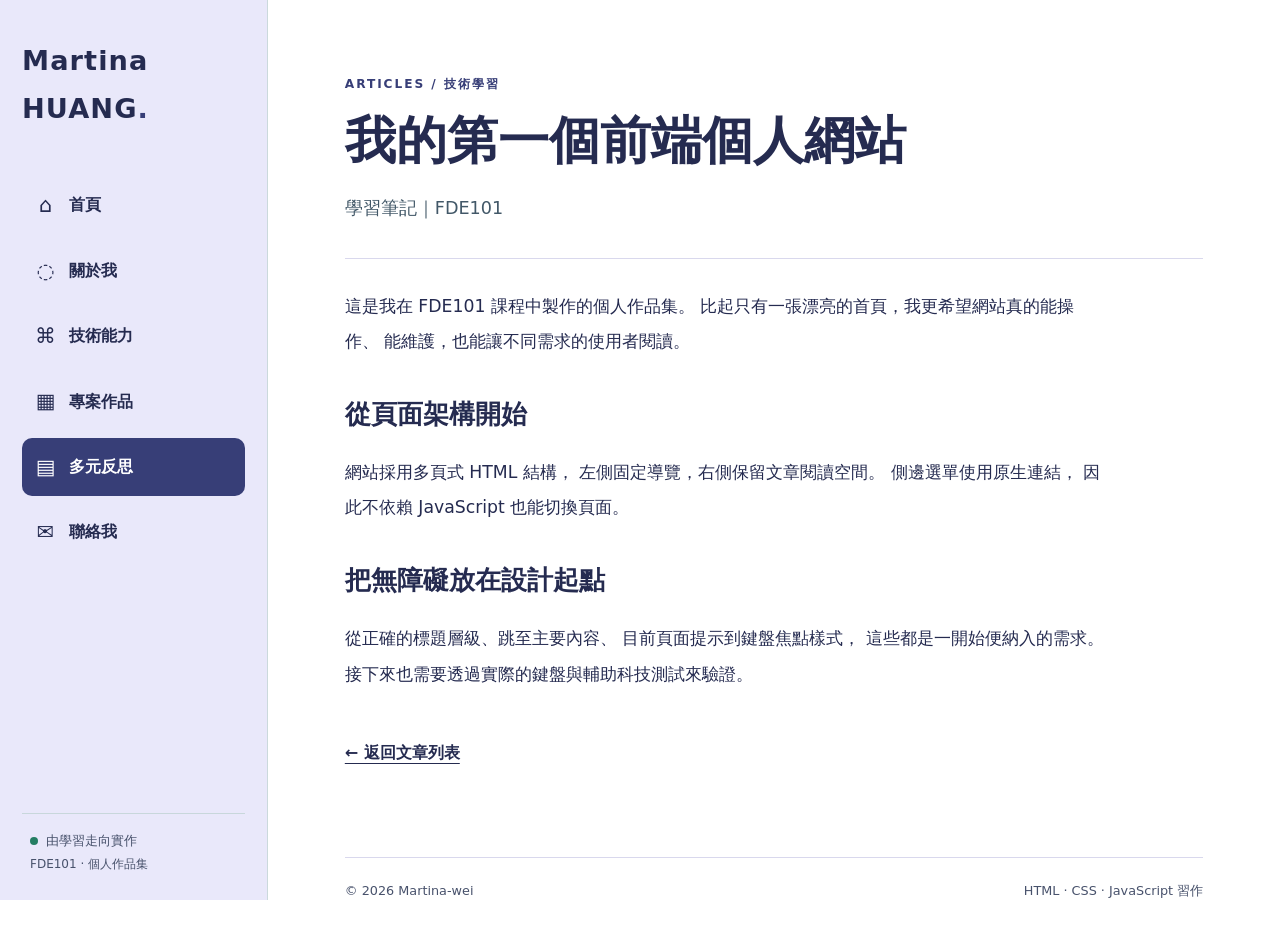
<file: articles/first-website.html>
<!doctype html>
<html lang="zh-Hant">

<head>
  <meta charset="utf-8">
  <meta name="viewport" content="width=device-width,initial-scale=1">
  <meta name="description" content="黃筱崴的 FDE101 前端實作、跨領域轉職作品與活動紀錄。">

  <title>文章｜我的第一個前端個人網站｜黃筱崴的個人網站</title>

  <link rel="stylesheet" href="../css/style.css">
  <script src="../js/main.js" defer></script>
</head>

<body>
  <!-- 跳至主要內容：無障礙功能 -->
  <a class="skip-link" href="#main-content">
    跳至主要內容
  </a>

  <div class="site-layout">

    <!-- 左側固定導覽列 -->
    <header class="sidebar">

      <!-- 網站品牌名稱 -->
      <div class="brand">
        <a class="brand-title" href="../index.html">
          Martina HUANG<span class="brand-dot">.</span>
        </a>

      </div>

      <!-- 網站主要導覽 -->
      <nav aria-label="網站主要導覽">
        <ul class="site-nav">

          <li>
            <a href="../index.html">
              <span class="nav-symbol" aria-hidden="true">⌂</span>
              <span>首頁</span>
            </a>
          </li>

          <li>
            <a href="../about.html">
              <span class="nav-symbol" aria-hidden="true">◌</span>
              <span>關於我</span>
            </a>
          </li>

          <li>
            <a href="../skills.html">
              <span class="nav-symbol" aria-hidden="true">⌘</span>
              <span>技術能力</span>
            </a>
          </li>

          <li>
            <a href="../projects.html">
              <span class="nav-symbol" aria-hidden="true">▦</span>
              <span>專案作品</span>
            </a>
          </li>

          <li>
            <a href="../articles.html" aria-current="page">
              <span class="nav-symbol" aria-hidden="true">▤</span>
              <span>多元反思</span>
            </a>
          </li>

          <li>
            <a href="../contact.html">
              <span class="nav-symbol" aria-hidden="true">✉</span>
              <span>聯絡我</span>
            </a>
          </li>

        </ul>
      </nav>

      <!-- 側邊欄底部資訊 -->
      <div class="sidebar-bottom">
        <span class="status-dot" aria-hidden="true"></span>
        由學習走向實作<br>
        <small>FDE101 · 個人作品集</small>
      </div>

    </header>

    <!-- 右側主要內容 -->
    <main id="main-content" tabindex="-1" class="page-content">

      <!-- 文章標題 -->
      <div class="page-heading">
        <p class="eyebrow">ARTICLES / 技術學習</p>

        <h1>我的第一個前端個人網站</h1>

        <p class="lead">學習筆記｜FDE101</p>
      </div>

      <!-- 文章內文 -->
      <article class="prose">

        <p>
          這是我在 FDE101 課程中製作的個人作品集。
          比起只有一張漂亮的首頁，我更希望網站真的能操作、
          能維護，也能讓不同需求的使用者閱讀。
        </p>

        <!-- 第一節：網站架構 -->
        <h2>從頁面架構開始</h2>

        <p>
          網站採用多頁式 HTML 結構，
          左側固定導覽，右側保留文章閱讀空間。
          側邊選單使用原生連結，
          因此不依賴 JavaScript 也能切換頁面。
        </p>

        <!-- 第二節：無障礙設計 -->
        <h2>把無障礙放在設計起點</h2>

        <p>
          從正確的標題層級、跳至主要內容、
          目前頁面提示到鍵盤焦點樣式，
          這些都是一開始便納入的需求。
          接下來也需要透過實際的鍵盤與輔助科技測試來驗證。
        </p>

      </article>

      <!-- 返回文章列表 -->
      <a class="text-link back-link" href="../articles.html">
        ← 返回文章列表
      </a>

      <!-- 網站頁尾 -->
      <footer class="page-footer">
        <span>© 2026 Martina-wei</span>
        <span>HTML · CSS · JavaScript 習作</span>
      </footer>

    </main>

  </div>
</body>

</html>
</file>
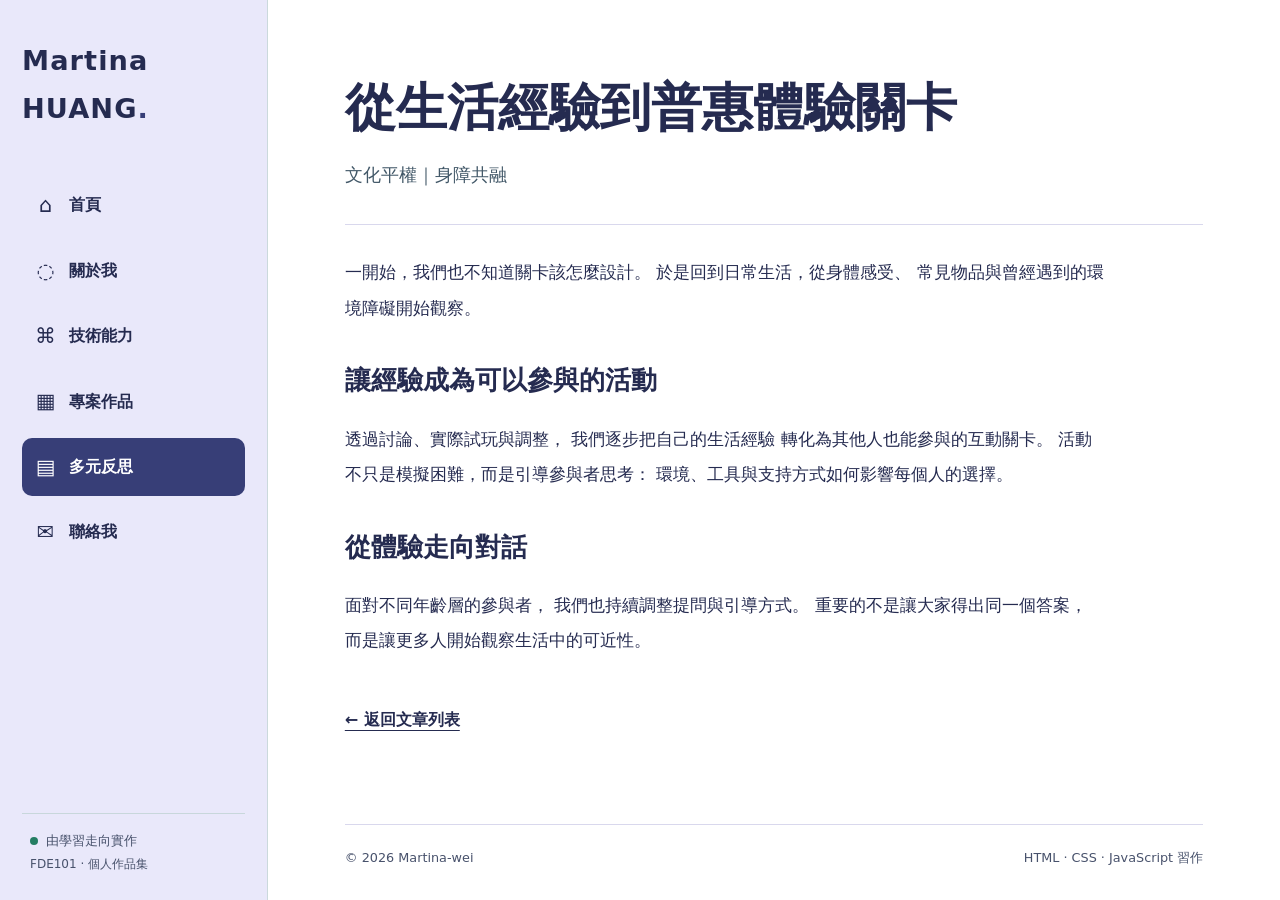
<file: articles/inclusive-design.html>
<!doctype html>
<html lang="zh-Hant">

<head>
  <meta charset="utf-8">
  <meta name="viewport" content="width=device-width,initial-scale=1">
  <meta name="description" content="黃筱崴的 FDE101 前端實作、跨領域轉職作品與活動紀錄。">

  <title>文章｜從生活經驗到普惠體驗關卡｜黃筱崴的個人網站</title>

  <link rel="stylesheet" href="../css/style.css">
  <script src="../js/main.js" defer></script>
</head>

<body>
  <!-- 跳至主要內容：無障礙功能 -->
  <a class="skip-link" href="#main-content">
    跳至主要內容
  </a>

  <div class="site-layout">

    <!-- 左側固定導覽列 -->
    <header class="sidebar">

      <!-- 網站品牌名稱 -->
      <div class="brand">
        <a class="brand-title" href="../index.html">
          Martina HUANG<span class="brand-dot">.</span>
        </a>

      </div>

      <!-- 網站主要導覽 -->
      <nav aria-label="網站主要導覽">
        <ul class="site-nav">

          <li>
            <a href="../index.html">
              <span class="nav-symbol" aria-hidden="true">⌂</span>
              <span>首頁</span>
            </a>
          </li>

          <li>
            <a href="../about.html">
              <span class="nav-symbol" aria-hidden="true">◌</span>
              <span>關於我</span>
            </a>
          </li>

          <li>
            <a href="../skills.html">
              <span class="nav-symbol" aria-hidden="true">⌘</span>
              <span>技術能力</span>
            </a>
          </li>

          <li>
            <a href="../projects.html">
              <span class="nav-symbol" aria-hidden="true">▦</span>
              <span>專案作品</span>
            </a>
          </li>

          <li>
            <a href="../articles.html" aria-current="page">
              <span class="nav-symbol" aria-hidden="true">▤</span>
              <span>多元反思</span>
            </a>
          </li>

          <li>
            <a href="../contact.html">
              <span class="nav-symbol" aria-hidden="true">✉</span>
              <span>聯絡我</span>
            </a>
          </li>

        </ul>
      </nav>

      <!-- 側邊欄底部資訊 -->
      <div class="sidebar-bottom">
        <span class="status-dot" aria-hidden="true"></span>
        由學習走向實作<br>
        <small>FDE101 · 個人作品集</small>
      </div>

    </header>

    <!-- 右側主要內容 -->
    <main id="main-content" tabindex="-1" class="page-content">

      <!-- 文章標題 -->
      <div class="page-heading">
        <h1>從生活經驗到普惠體驗關卡</h1>

        <p class="lead">文化平權｜身障共融</p>
      </div>

      <!-- 文章內文 -->
      <article class="prose">

        <p>
          一開始，我們也不知道關卡該怎麼設計。
          於是回到日常生活，從身體感受、
          常見物品與曾經遇到的環境障礙開始觀察。
        </p>

        <!-- 第一節 -->
        <h2>讓經驗成為可以參與的活動</h2>

        <p>
          透過討論、實際試玩與調整，
          我們逐步把自己的生活經驗
          轉化為其他人也能參與的互動關卡。
          活動不只是模擬困難，而是引導參與者思考：
          環境、工具與支持方式如何影響每個人的選擇。
        </p>

        <!-- 第二節 -->
        <h2>從體驗走向對話</h2>

        <p>
          面對不同年齡層的參與者，
          我們也持續調整提問與引導方式。
          重要的不是讓大家得出同一個答案，
          而是讓更多人開始觀察生活中的可近性。
        </p>

      </article>

      <!-- 返回文章列表 -->
      <a class="text-link back-link" href="../articles.html">
        ← 返回文章列表
      </a>

      <!-- 網站頁尾 -->
      <footer class="page-footer">
        <span>© 2026 Martina-wei</span>
        <span>HTML · CSS · JavaScript 習作</span>
      </footer>

    </main>

  </div>
</body>

</html>
</file>
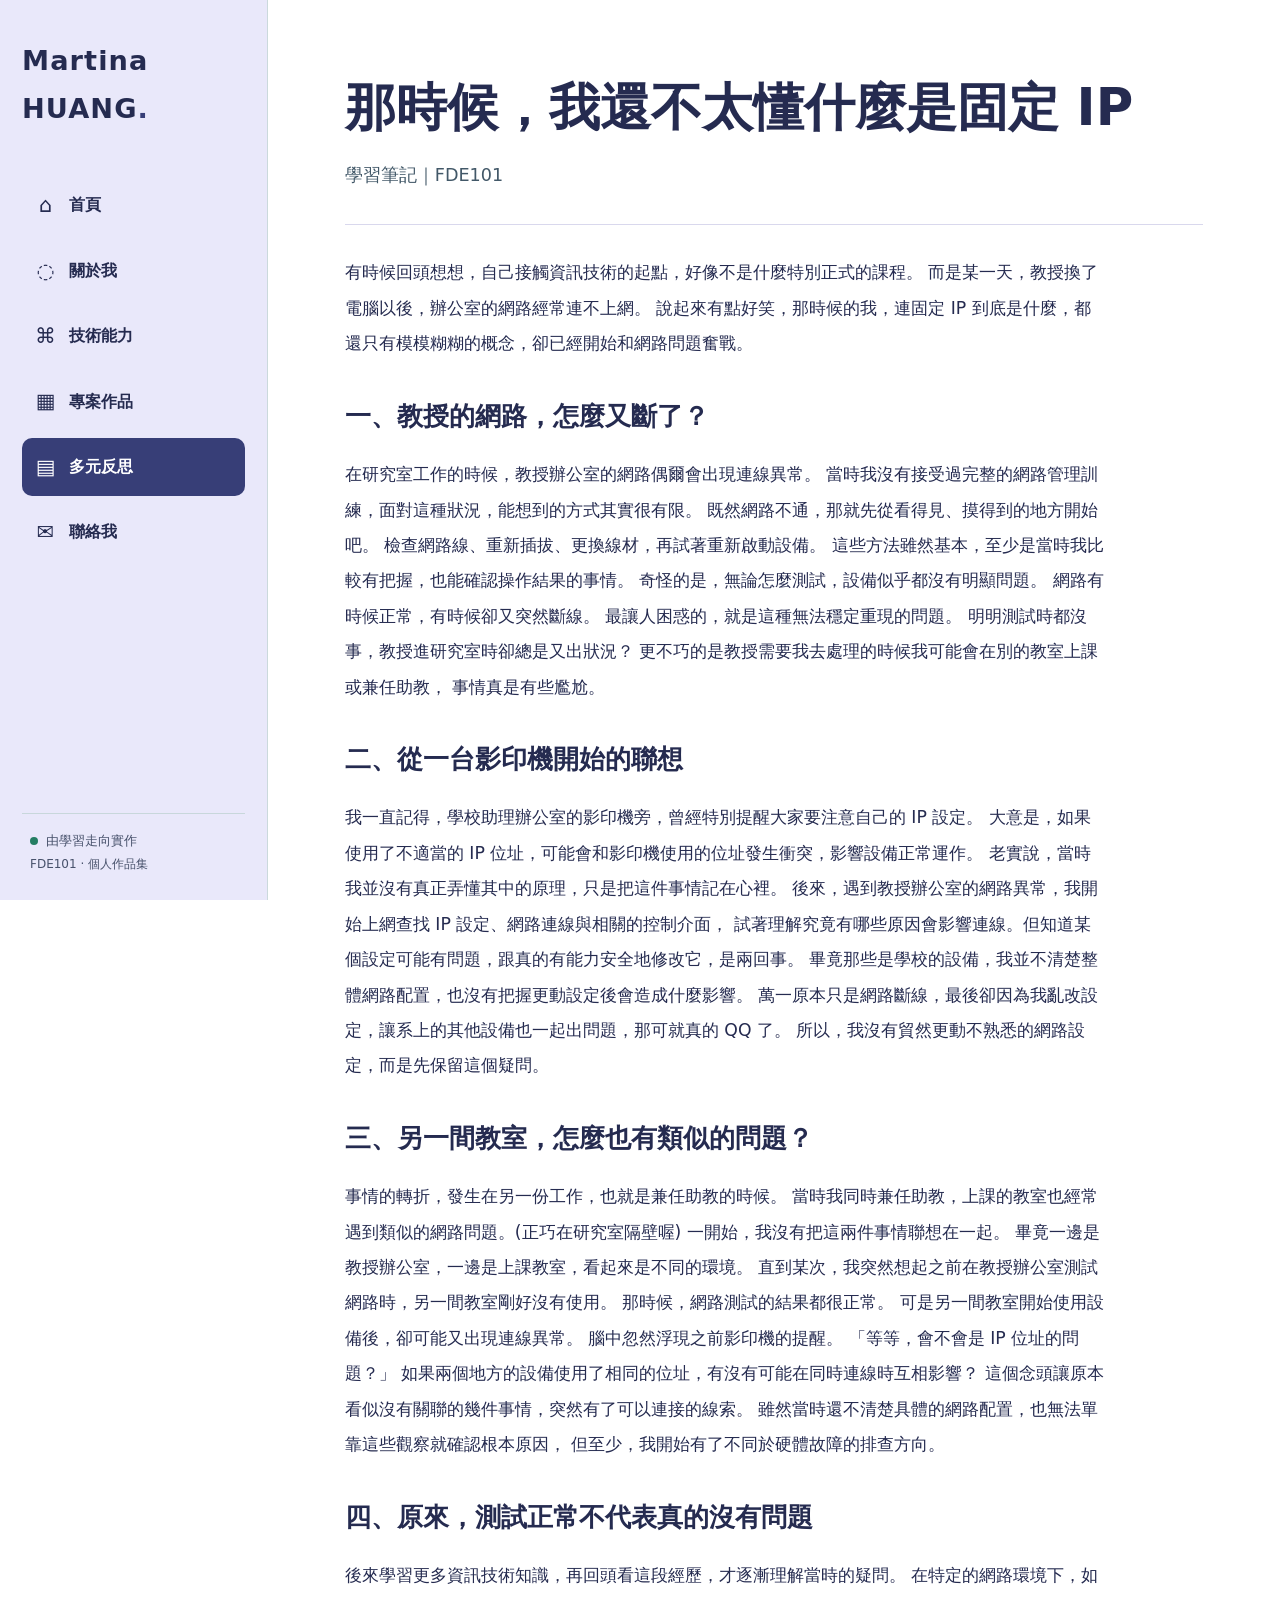
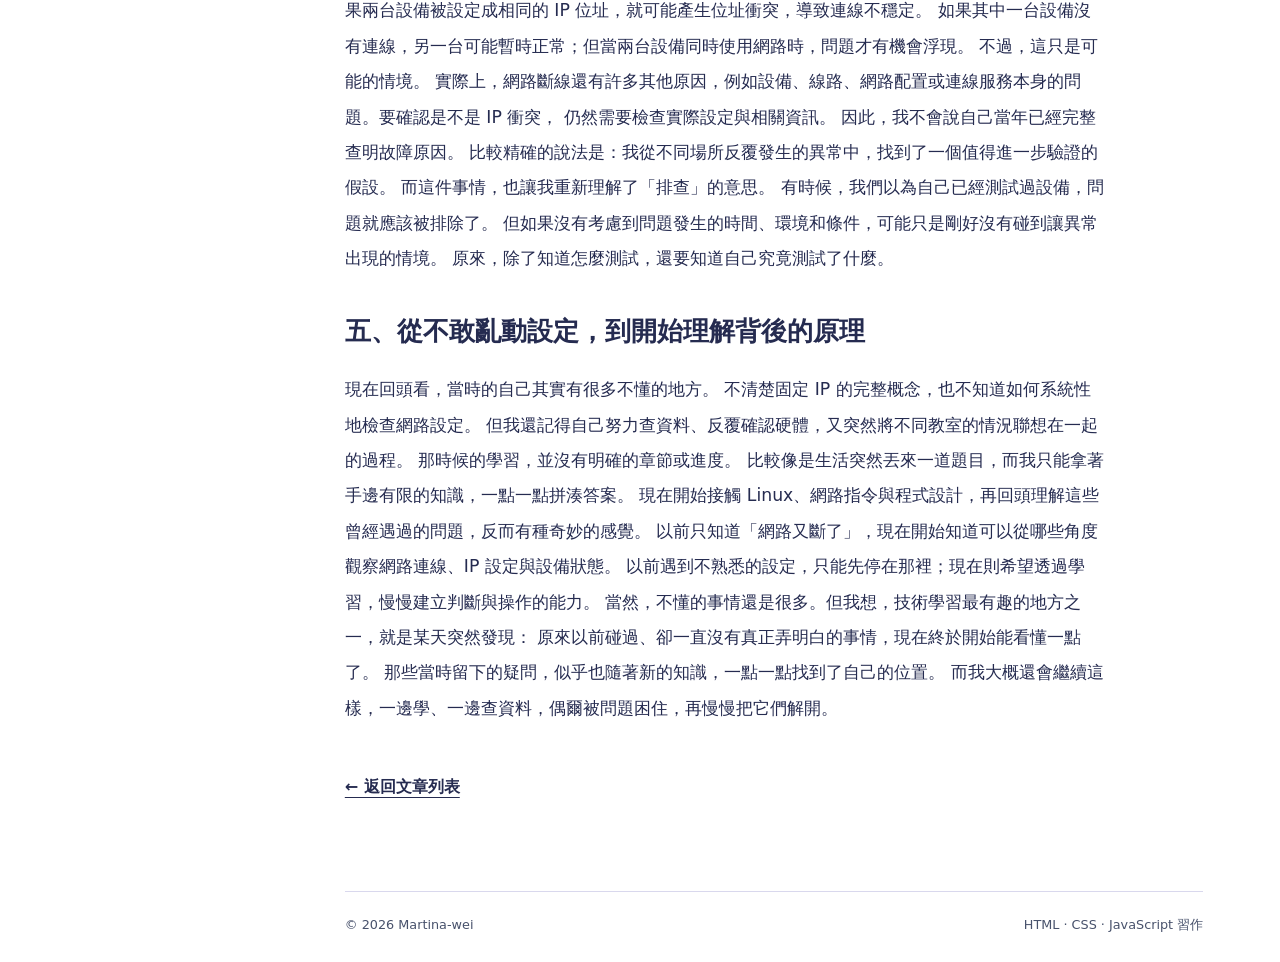
<file: articles/ip-troubleshooting.html>
<!doctype html>
<html lang="zh-Hant">

<head>
  <meta charset="utf-8">
  <meta name="viewport" content="width=device-width,initial-scale=1">
  <meta name="description" content="黃筱崴的 FDE101 前端實作、跨領域轉職作品與活動紀錄。">

  <title>文章｜我的第一個前端個人網站｜黃筱崴的個人網站</title>

  <link rel="stylesheet" href="../css/style.css">
  <script src="../js/main.js" defer></script>
</head>

<body>
  <!-- 跳至主要內容：無障礙功能 -->
  <a class="skip-link" href="#main-content">
    跳至主要內容
  </a>

  <div class="site-layout">

    <!-- 左側固定導覽列 -->
    <header class="sidebar">

      <!-- 網站品牌名稱 -->
      <div class="brand">
        <a class="brand-title" href="../index.html">
          Martina HUANG<span class="brand-dot">.</span>
        </a>

      </div>

      <!-- 網站主要導覽 -->
      <nav aria-label="網站主要導覽">
        <ul class="site-nav">

          <li>
            <a href="../index.html">
              <span class="nav-symbol" aria-hidden="true">⌂</span>
              <span>首頁</span>
            </a>
          </li>

          <li>
            <a href="../about.html">
              <span class="nav-symbol" aria-hidden="true">◌</span>
              <span>關於我</span>
            </a>
          </li>

          <li>
            <a href="../skills.html">
              <span class="nav-symbol" aria-hidden="true">⌘</span>
              <span>技術能力</span>
            </a>
          </li>

          <li>
            <a href="../projects.html">
              <span class="nav-symbol" aria-hidden="true">▦</span>
              <span>專案作品</span>
            </a>
          </li>

          <li>
            <a href="../articles.html" aria-current="page">
              <span class="nav-symbol" aria-hidden="true">▤</span>
              <span>多元反思</span>
            </a>
          </li>

          <li>
            <a href="../contact.html">
              <span class="nav-symbol" aria-hidden="true">✉</span>
              <span>聯絡我</span>
            </a>
          </li>

        </ul>
      </nav>

      <!-- 側邊欄底部資訊 -->
      <div class="sidebar-bottom">
        <span class="status-dot" aria-hidden="true"></span>
        由學習走向實作<br>
        <small>FDE101 · 個人作品集</small>
      </div>

    </header>

    <!-- 右側主要內容 -->
    <main id="main-content" tabindex="-1" class="page-content">

      <!-- 文章標題 -->
      <div class="page-heading">
        <h1>那時候，我還不太懂什麼是固定 IP</h1>

        <p class="lead">學習筆記｜FDE101</p>
      </div>

      <!-- 文章內文 -->
      <article class="prose">

        <p>
          有時候回頭想想，自己接觸資訊技術的起點，好像不是什麼特別正式的課程。
		  而是某一天，教授換了電腦以後，辦公室的網路經常連不上網。
		  說起來有點好笑，那時候的我，連固定 IP 到底是什麼，都還只有模模糊糊的概念，卻已經開始和網路問題奮戰。
        </p>

        <!-- 第一節：起 -->
        <h2>一、教授的網路，怎麼又斷了？</h2>

        <p>
          在研究室工作的時候，教授辦公室的網路偶爾會出現連線異常。
		  當時我沒有接受過完整的網路管理訓練，面對這種狀況，能想到的方式其實很有限。
		  既然網路不通，那就先從看得見、摸得到的地方開始吧。
		  檢查網路線、重新插拔、更換線材，再試著重新啟動設備。
		  這些方法雖然基本，至少是當時我比較有把握，也能確認操作結果的事情。
		  奇怪的是，無論怎麼測試，設備似乎都沒有明顯問題。
		  網路有時候正常，有時候卻又突然斷線。
		  最讓人困惑的，就是這種無法穩定重現的問題。
		  明明測試時都沒事，教授進研究室時卻總是又出狀況？
		  更不巧的是教授需要我去處理的時候我可能會在別的教室上課或兼任助教，
		  事情真是有些尷尬。
        </p>

        <!-- 第二節：承 -->
        <h2>二、從一台影印機開始的聯想</h2>

        <p>
          我一直記得，學校助理辦公室的影印機旁，曾經特別提醒大家要注意自己的 IP 設定。
		  大意是，如果使用了不適當的 IP 位址，可能會和影印機使用的位址發生衝突，影響設備正常運作。
		  老實說，當時我並沒有真正弄懂其中的原理，只是把這件事情記在心裡。
		  後來，遇到教授辦公室的網路異常，我開始上網查找 IP 設定、網路連線與相關的控制介面，
		  試著理解究竟有哪些原因會影響連線。但知道某個設定可能有問題，跟真的有能力安全地修改它，是兩回事。
		  畢竟那些是學校的設備，我並不清楚整體網路配置，也沒有把握更動設定後會造成什麼影響。
		  萬一原本只是網路斷線，最後卻因為我亂改設定，讓系上的其他設備也一起出問題，那可就真的 QQ 了。
		  所以，我沒有貿然更動不熟悉的網路設定，而是先保留這個疑問。
        </p>
		
		<!-- 第二節：轉 -->
        <h2>三、另一間教室，怎麼也有類似的問題？</h2>

        <p>
          事情的轉折，發生在另一份工作，也就是兼任助教的時候。
		  當時我同時兼任助教，上課的教室也經常遇到類似的網路問題。(正巧在研究室隔壁喔)
		  一開始，我沒有把這兩件事情聯想在一起。
		  畢竟一邊是教授辦公室，一邊是上課教室，看起來是不同的環境。
		  直到某次，我突然想起之前在教授辦公室測試網路時，另一間教室剛好沒有使用。
		  那時候，網路測試的結果都很正常。
		  可是另一間教室開始使用設備後，卻可能又出現連線異常。
		  腦中忽然浮現之前影印機的提醒。
		  「等等，會不會是 IP 位址的問題？」
		  如果兩個地方的設備使用了相同的位址，有沒有可能在同時連線時互相影響？
		  這個念頭讓原本看似沒有關聯的幾件事情，突然有了可以連接的線索。
		  雖然當時還不清楚具體的網路配置，也無法單靠這些觀察就確認根本原因，
		  但至少，我開始有了不同於硬體故障的排查方向。
        </p>
		
		<!-- 第四節：合 -->
        <h2>四、原來，測試正常不代表真的沒有問題</h2>

        <p>
          後來學習更多資訊技術知識，再回頭看這段經歷，才逐漸理解當時的疑問。
		  在特定的網路環境下，如果兩台設備被設定成相同的 IP 位址，就可能產生位址衝突，導致連線不穩定。
		  如果其中一台設備沒有連線，另一台可能暫時正常；但當兩台設備同時使用網路時，問題才有機會浮現。
		  不過，這只是可能的情境。
		  實際上，網路斷線還有許多其他原因，例如設備、線路、網路配置或連線服務本身的問題。要確認是不是 IP 衝突，
		  仍然需要檢查實際設定與相關資訊。
		  因此，我不會說自己當年已經完整查明故障原因。
		  比較精確的說法是：我從不同場所反覆發生的異常中，找到了一個值得進一步驗證的假設。
		  而這件事情，也讓我重新理解了「排查」的意思。
		  有時候，我們以為自己已經測試過設備，問題就應該被排除了。
		  但如果沒有考慮到問題發生的時間、環境和條件，可能只是剛好沒有碰到讓異常出現的情境。
		  原來，除了知道怎麼測試，還要知道自己究竟測試了什麼。
        </p>
		
		<!-- 第五節：結論 -->
        <h2>五、從不敢亂動設定，到開始理解背後的原理</h2>

        <p>
          現在回頭看，當時的自己其實有很多不懂的地方。
		  不清楚固定 IP 的完整概念，也不知道如何系統性地檢查網路設定。
		  但我還記得自己努力查資料、反覆確認硬體，又突然將不同教室的情況聯想在一起的過程。
		  那時候的學習，並沒有明確的章節或進度。
		  比較像是生活突然丟來一道題目，而我只能拿著手邊有限的知識，一點一點拼湊答案。
		  現在開始接觸 Linux、網路指令與程式設計，再回頭理解這些曾經遇過的問題，反而有種奇妙的感覺。
		  以前只知道「網路又斷了」，現在開始知道可以從哪些角度觀察網路連線、IP 設定與設備狀態。
		  以前遇到不熟悉的設定，只能先停在那裡；現在則希望透過學習，慢慢建立判斷與操作的能力。
		  當然，不懂的事情還是很多。但我想，技術學習最有趣的地方之一，就是某天突然發現：
		  原來以前碰過、卻一直沒有真正弄明白的事情，現在終於開始能看懂一點了。
		  那些當時留下的疑問，似乎也隨著新的知識，一點一點找到了自己的位置。
		  而我大概還會繼續這樣，一邊學、一邊查資料，偶爾被問題困住，再慢慢把它們解開。
        </p>
      </article>

      <!-- 返回文章列表 -->
      <a class="text-link back-link" href="../articles.html">
        ← 返回文章列表
      </a>

      <!-- 網站頁尾 -->
      <footer class="page-footer">
        <span>© 2026 Martina-wei</span>
        <span>HTML · CSS · JavaScript 習作</span>
      </footer>

    </main>

  </div>
</body>

</html>
</file>
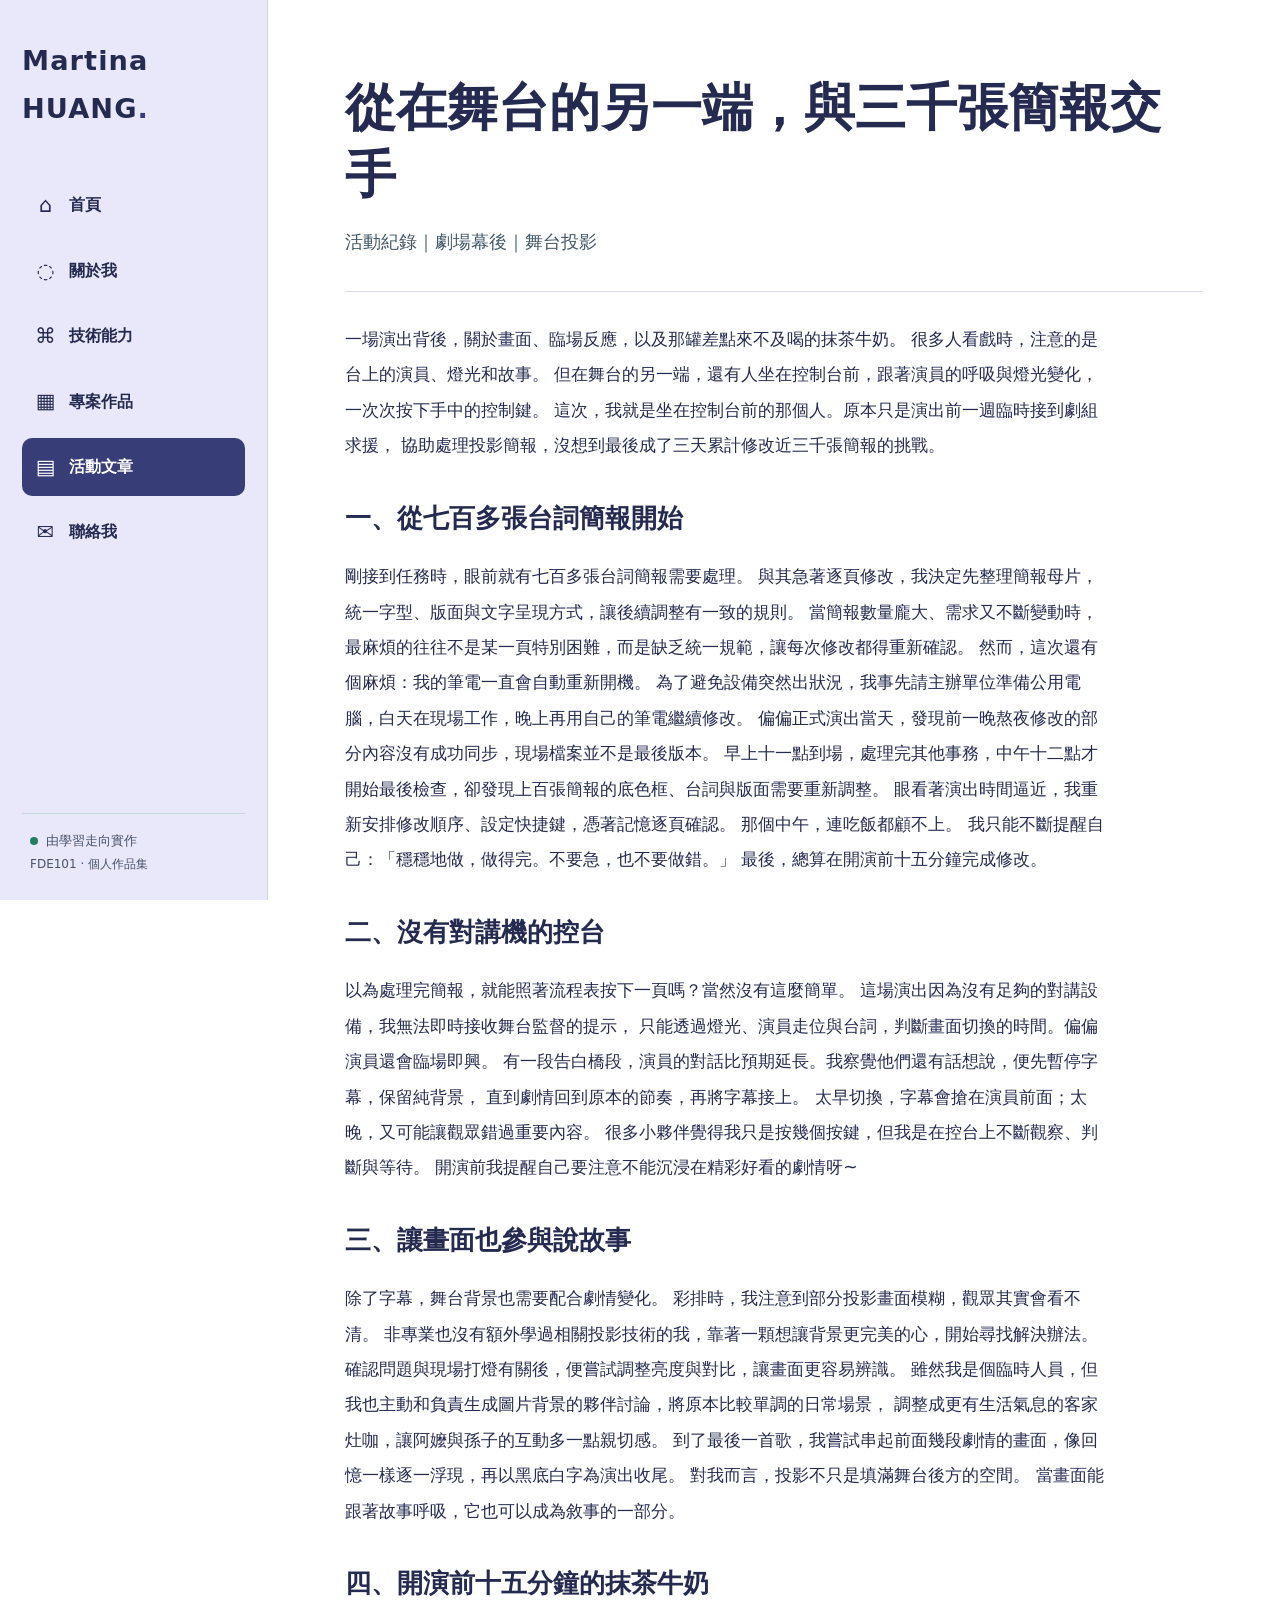
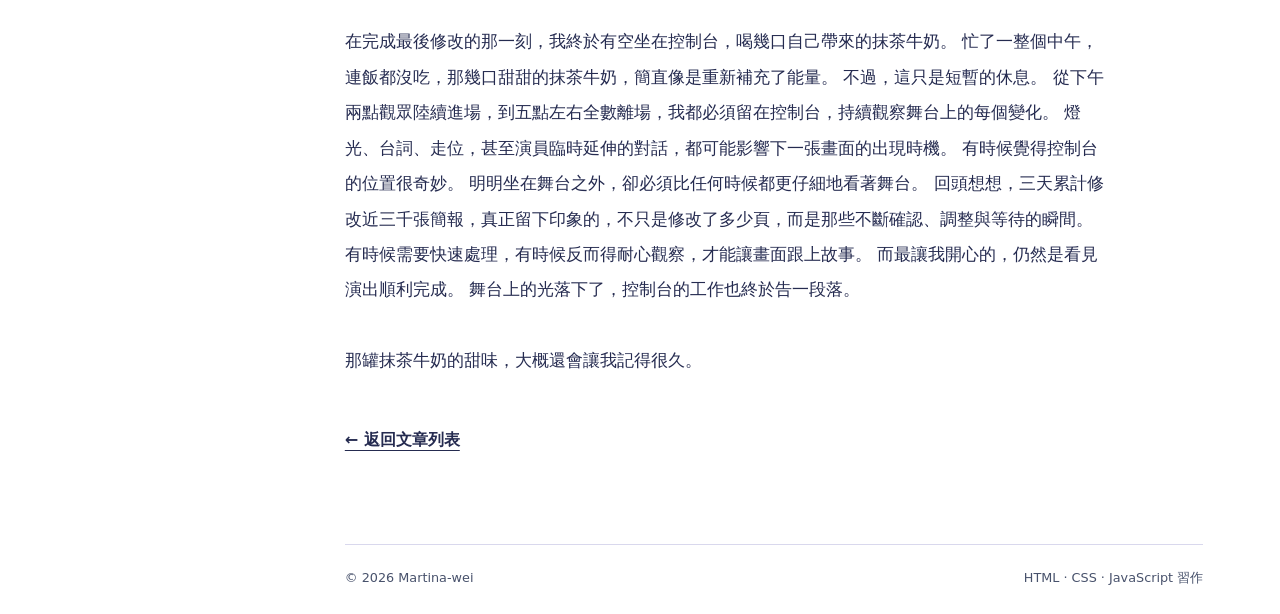
<file: articles/theatre-control-2026hakka.html>
<!doctype html>
<html lang="zh-Hant">

<head>
  <meta charset="utf-8">
  <meta name="viewport" content="width=device-width,initial-scale=1">
  <meta name="description" content="黃筱崴的 FDE101 前端實作、跨領域轉職作品與活動紀錄。">

  <title>文章｜從生活經驗到普惠體驗關卡｜黃筱崴的個人網站</title>

  <link rel="stylesheet" href="../css/style.css">
  <script src="../js/main.js" defer></script>
</head>

<body>
  <!-- 跳至主要內容：無障礙功能 -->
  <a class="skip-link" href="#main-content">
    跳至主要內容
  </a>

  <div class="site-layout">

    <!-- 左側固定導覽列 -->
    <header class="sidebar">

      <!-- 網站品牌名稱 -->
      <div class="brand">
        <a class="brand-title" href="../index.html">
          Martina HUANG<span class="brand-dot">.</span>
        </a>
      </div>

      <!-- 網站主要導覽 -->
      <nav aria-label="網站主要導覽">
        <ul class="site-nav">

          <li>
            <a href="../index.html">
              <span class="nav-symbol" aria-hidden="true">⌂</span>
              <span>首頁</span>
            </a>
          </li>

          <li>
            <a href="../about.html">
              <span class="nav-symbol" aria-hidden="true">◌</span>
              <span>關於我</span>
            </a>
          </li>

          <li>
            <a href="../skills.html">
              <span class="nav-symbol" aria-hidden="true">⌘</span>
              <span>技術能力</span>
            </a>
          </li>

          <li>
            <a href="../projects.html">
              <span class="nav-symbol" aria-hidden="true">▦</span>
              <span>專案作品</span>
            </a>
          </li>

          <li>
            <a href="../articles.html" aria-current="page">
              <span class="nav-symbol" aria-hidden="true">▤</span>
              <span>活動文章</span>
            </a>
          </li>

          <li>
            <a href="../contact.html">
              <span class="nav-symbol" aria-hidden="true">✉</span>
              <span>聯絡我</span>
            </a>
          </li>

        </ul>
      </nav>

      <!-- 側邊欄底部資訊 -->
      <div class="sidebar-bottom">
        <span class="status-dot" aria-hidden="true"></span>
        由學習走向實作<br>
        <small>FDE101 · 個人作品集</small>
      </div>

    </header>

    <!-- 右側主要內容 -->
    <main id="main-content" tabindex="-1" class="page-content">

      <!-- 文章標題 -->
      <div class="page-heading">
        <h1>從在舞台的另一端，與三千張簡報交手</h1>

        <p class="lead">活動紀錄｜劇場幕後｜舞台投影</p>
      </div>

      <!-- 文章內文 -->
      <article class="prose">

        <p>
          一場演出背後，關於畫面、臨場反應，以及那罐差點來不及喝的抹茶牛奶。
          很多人看戲時，注意的是台上的演員、燈光和故事。
		  但在舞台的另一端，還有人坐在控制台前，跟著演員的呼吸與燈光變化，一次次按下手中的控制鍵。
		  這次，我就是坐在控制台前的那個人。原本只是演出前一週臨時接到劇組求援，
		  協助處理投影簡報，沒想到最後成了三天累計修改近三千張簡報的挑戰。
        </p>

        <!-- 第一節 -->
        <h2>一、從七百多張台詞簡報開始</h2>

        <p>
          剛接到任務時，眼前就有七百多張台詞簡報需要處理。
		  與其急著逐頁修改，我決定先整理簡報母片，統一字型、版面與文字呈現方式，讓後續調整有一致的規則。
		  當簡報數量龐大、需求又不斷變動時，最麻煩的往往不是某一頁特別困難，而是缺乏統一規範，讓每次修改都得重新確認。
		  然而，這次還有個麻煩：我的筆電一直會自動重新開機。
		  為了避免設備突然出狀況，我事先請主辦單位準備公用電腦，白天在現場工作，晚上再用自己的筆電繼續修改。
		  偏偏正式演出當天，發現前一晚熬夜修改的部分內容沒有成功同步，現場檔案並不是最後版本。
		  早上十一點到場，處理完其他事務，中午十二點才開始最後檢查，卻發現上百張簡報的底色框、台詞與版面需要重新調整。
		  眼看著演出時間逼近，我重新安排修改順序、設定快捷鍵，憑著記憶逐頁確認。
		  那個中午，連吃飯都顧不上。
		  我只能不斷提醒自己：「穩穩地做，做得完。不要急，也不要做錯。」
		  最後，總算在開演前十五分鐘完成修改。
        </p>

        <!-- 第二節 -->
        <h2>二、沒有對講機的控台</h2>

        <p>
          以為處理完簡報，就能照著流程表按下一頁嗎？當然沒有這麼簡單。
		  這場演出因為沒有足夠的對講設備，我無法即時接收舞台監督的提示，
		  只能透過燈光、演員走位與台詞，判斷畫面切換的時間。偏偏演員還會臨場即興。
		  有一段告白橋段，演員的對話比預期延長。我察覺他們還有話想說，便先暫停字幕，保留純背景，
		  直到劇情回到原本的節奏，再將字幕接上。
		  太早切換，字幕會搶在演員前面；太晚，又可能讓觀眾錯過重要內容。
		  很多小夥伴覺得我只是按幾個按鍵，但我是在控台上不斷觀察、判斷與等待。
		  開演前我提醒自己要注意不能沉浸在精彩好看的劇情呀~
        </p>
		
		<!-- 第二節 -->
        <h2>三、讓畫面也參與說故事</h2>

        <p>
          除了字幕，舞台背景也需要配合劇情變化。
		  彩排時，我注意到部分投影畫面模糊，觀眾其實會看不清。
		  非專業也沒有額外學過相關投影技術的我，靠著一顆想讓背景更完美的心，開始尋找解決辦法。
		  確認問題與現場打燈有關後，便嘗試調整亮度與對比，讓畫面更容易辨識。
		  雖然我是個臨時人員，但我也主動和負責生成圖片背景的夥伴討論，將原本比較單調的日常場景，
		  調整成更有生活氣息的客家灶咖，讓阿嬤與孫子的互動多一點親切感。
		  到了最後一首歌，我嘗試串起前面幾段劇情的畫面，像回憶一樣逐一浮現，再以黑底白字為演出收尾。
		  對我而言，投影不只是填滿舞台後方的空間。
		  當畫面能跟著故事呼吸，它也可以成為敘事的一部分。
        </p>
		
		<!-- 第二節 -->
        <h2>四、開演前十五分鐘的抹茶牛奶</h2>

        <p>
          在完成最後修改的那一刻，我終於有空坐在控制台，喝幾口自己帶來的抹茶牛奶。
		  忙了一整個中午，連飯都沒吃，那幾口甜甜的抹茶牛奶，簡直像是重新補充了能量。
		  不過，這只是短暫的休息。
		  從下午兩點觀眾陸續進場，到五點左右全數離場，我都必須留在控制台，持續觀察舞台上的每個變化。
		  燈光、台詞、走位，甚至演員臨時延伸的對話，都可能影響下一張畫面的出現時機。
		  有時候覺得控制台的位置很奇妙。
		  明明坐在舞台之外，卻必須比任何時候都更仔細地看著舞台。
		  回頭想想，三天累計修改近三千張簡報，真正留下印象的，不只是修改了多少頁，而是那些不斷確認、調整與等待的瞬間。
		  有時候需要快速處理，有時候反而得耐心觀察，才能讓畫面跟上故事。
		  而最讓我開心的，仍然是看見演出順利完成。
		  舞台上的光落下了，控制台的工作也終於告一段落。
		  <br><br>
		  那罐抹茶牛奶的甜味，大概還會讓我記得很久。
        </p>


      </article>

      <!-- 返回文章列表 -->
      <a class="text-link back-link" href="../articles.html">
        ← 返回文章列表
      </a>

      <!-- 網站頁尾 -->
      <footer class="page-footer">
        <span>© 2026 Martina-wei</span>
        <span>HTML · CSS · JavaScript 習作</span>
      </footer>

    </main>

  </div>
</body>

</html>
</file>
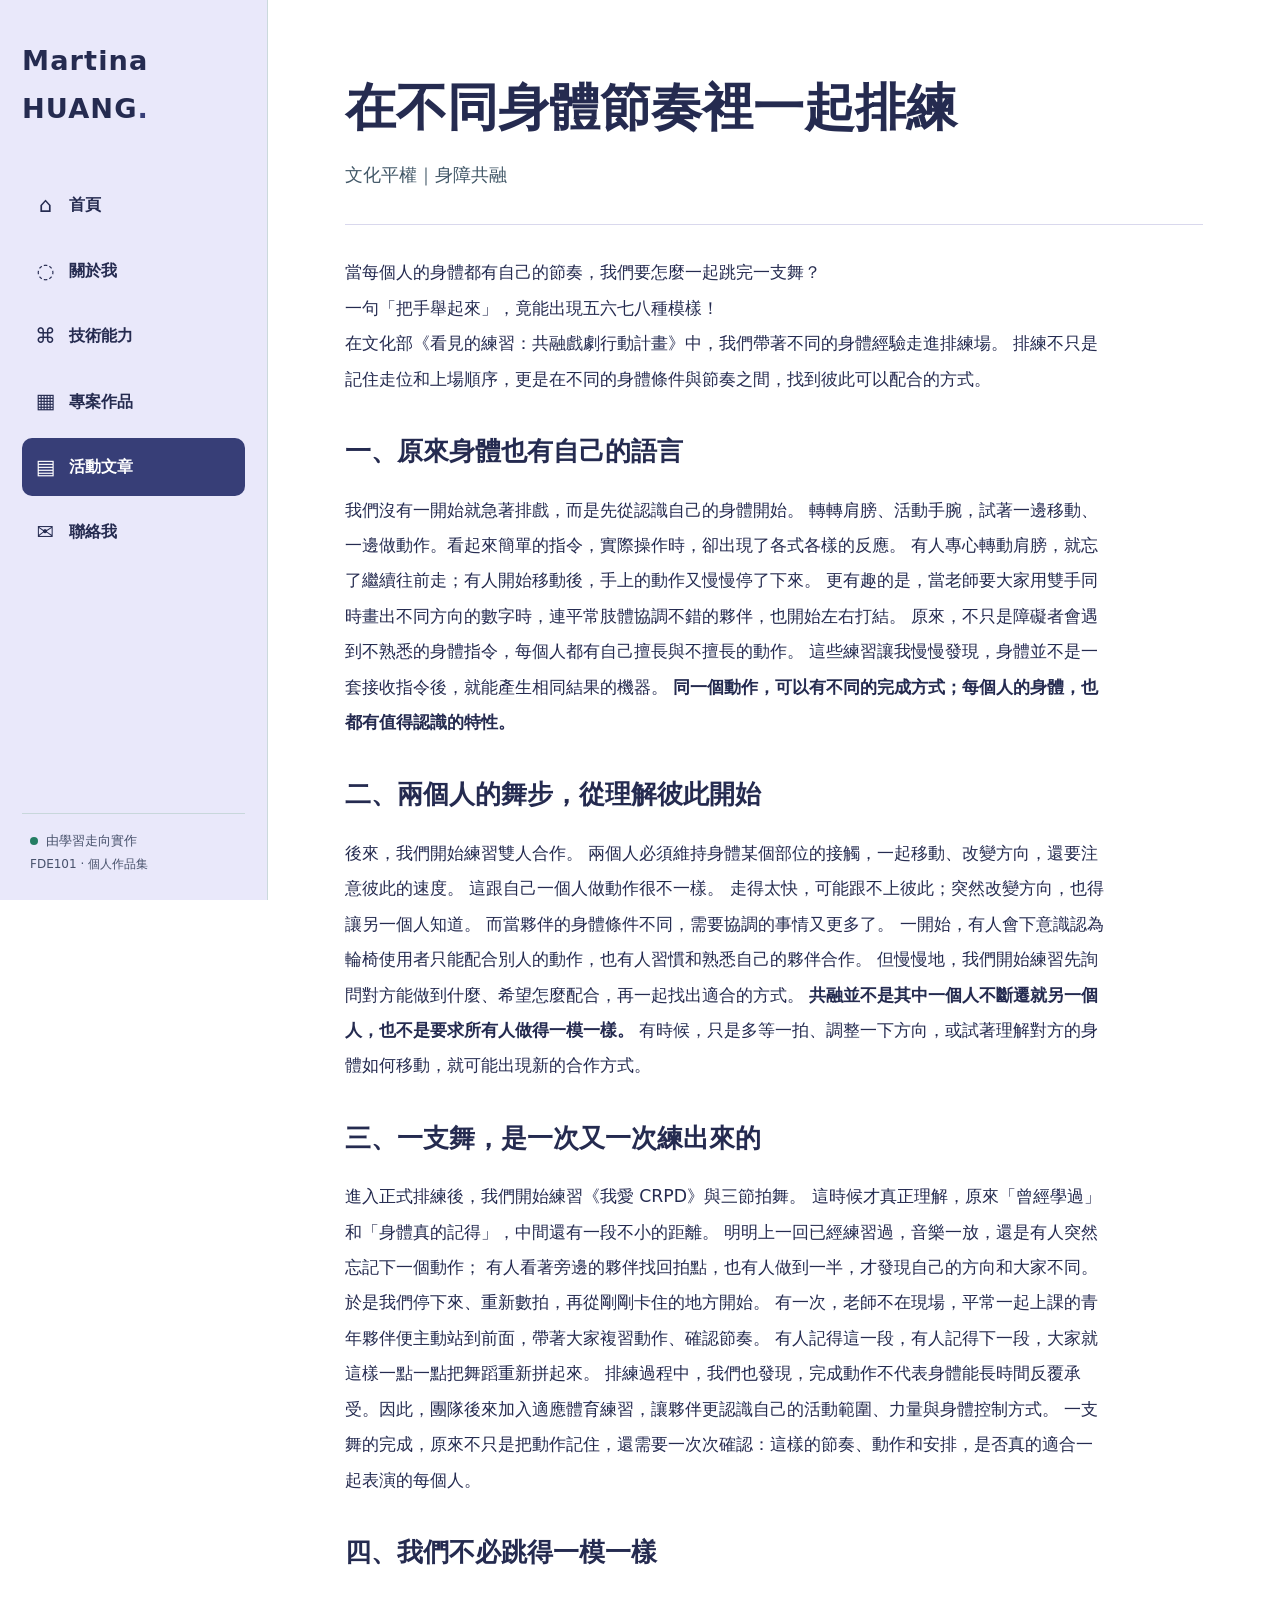
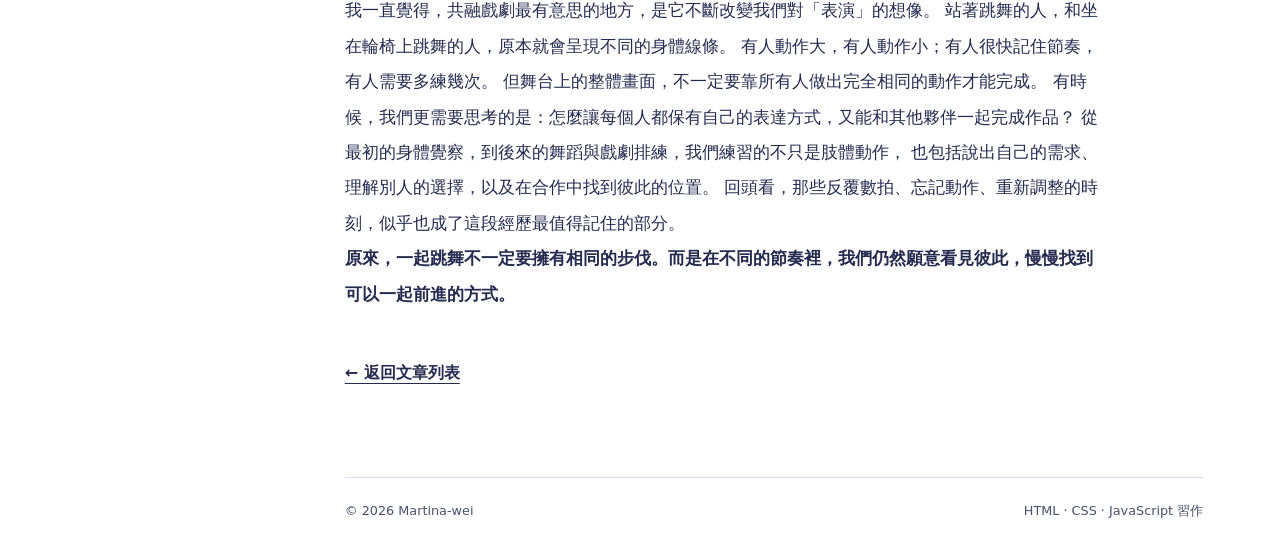
<file: articles/theatre.html>
<!doctype html>
<html lang="zh-Hant">

<head>
  <meta charset="utf-8">
  <meta name="viewport" content="width=device-width,initial-scale=1">
  <meta name="description" content="黃筱崴的 FDE101 前端實作、跨領域轉職作品與活動紀錄。">

  <title>文章｜在不同身體節奏裡一起排練｜黃筱崴的個人網站</title>

  <link rel="stylesheet" href="../css/style.css">
  <script src="../js/main.js" defer></script>
</head>

<body>
  <!-- 跳至主要內容：無障礙功能 -->
  <a class="skip-link" href="#main-content">
    跳至主要內容
  </a>

  <div class="site-layout">

    <!-- 左側固定導覽列 -->
    <header class="sidebar">

      <!-- 網站品牌名稱 -->
      <div class="brand">
        <a class="brand-title" href="../index.html">
          Martina HUANG<span class="brand-dot">.</span>
        </a>

      </div>

      <!-- 網站主要導覽 -->
      <nav aria-label="網站主要導覽">
        <ul class="site-nav">

          <li>
            <a href="../index.html">
              <span class="nav-symbol" aria-hidden="true">⌂</span>
              <span>首頁</span>
            </a>
          </li>

          <li>
            <a href="../about.html">
              <span class="nav-symbol" aria-hidden="true">◌</span>
              <span>關於我</span>
            </a>
          </li>

          <li>
            <a href="../skills.html">
              <span class="nav-symbol" aria-hidden="true">⌘</span>
              <span>技術能力</span>
            </a>
          </li>

          <li>
            <a href="../projects.html">
              <span class="nav-symbol" aria-hidden="true">▦</span>
              <span>專案作品</span>
            </a>
          </li>

          <li>
            <a href="../articles.html" aria-current="page">
              <span class="nav-symbol" aria-hidden="true">▤</span>
              <span>活動文章</span>
            </a>
          </li>

          <li>
            <a href="../contact.html">
              <span class="nav-symbol" aria-hidden="true">✉</span>
              <span>聯絡我</span>
            </a>
          </li>

        </ul>
      </nav>

      <!-- 側邊欄底部資訊 -->
      <div class="sidebar-bottom">
        <span class="status-dot" aria-hidden="true"></span>
        由學習走向實作<br>
        <small>FDE101 · 個人作品集</small>
      </div>

    </header>

    <!-- 右側主要內容 -->
    <main id="main-content" tabindex="-1" class="page-content">

      <!-- 文章標題 -->
      <div class="page-heading">
        <h1>在不同身體節奏裡一起排練</h1>

        <p class="lead">文化平權｜身障共融</p>
      </div>

      <!-- 文章內文 -->
      <article class="prose">

        <p>
          當每個人的身體都有自己的節奏，我們要怎麼一起跳完一支舞？<br>
		  一句「把手舉起來」，竟能出現五六七八種模樣！<br>
		  在文化部《看見的練習：共融戲劇行動計畫》中，我們帶著不同的身體經驗走進排練場。
		  排練不只是記住走位和上場順序，更是在不同的身體條件與節奏之間，找到彼此可以配合的方式。
        </p>

        <!-- 第一節 -->
        <h2>一、原來身體也有自己的語言</h2>

        <p>
          我們沒有一開始就急著排戲，而是先從認識自己的身體開始。
		  轉轉肩膀、活動手腕，試著一邊移動、一邊做動作。看起來簡單的指令，實際操作時，卻出現了各式各樣的反應。
		  有人專心轉動肩膀，就忘了繼續往前走；有人開始移動後，手上的動作又慢慢停了下來。
		  更有趣的是，當老師要大家用雙手同時畫出不同方向的數字時，連平常肢體協調不錯的夥伴，也開始左右打結。
		  原來，不只是障礙者會遇到不熟悉的身體指令，每個人都有自己擅長與不擅長的動作。
		  這些練習讓我慢慢發現，身體並不是一套接收指令後，就能產生相同結果的機器。
		  <strong>同一個動作，可以有不同的完成方式；每個人的身體，也都有值得認識的特性。</strong>
        </p>

        <!-- 第二節 -->
        <h2>二、兩個人的舞步，從理解彼此開始</h2>

        <p>
          後來，我們開始練習雙人合作。
		  兩個人必須維持身體某個部位的接觸，一起移動、改變方向，還要注意彼此的速度。
		  這跟自己一個人做動作很不一樣。
		  走得太快，可能跟不上彼此；突然改變方向，也得讓另一個人知道。
		  而當夥伴的身體條件不同，需要協調的事情又更多了。
		  一開始，有人會下意識認為輪椅使用者只能配合別人的動作，也有人習慣和熟悉自己的夥伴合作。
		  但慢慢地，我們開始練習先詢問對方能做到什麼、希望怎麼配合，再一起找出適合的方式。
		  <strong>共融並不是其中一個人不斷遷就另一個人，也不是要求所有人做得一模一樣。</strong>
		  有時候，只是多等一拍、調整一下方向，或試著理解對方的身體如何移動，就可能出現新的合作方式。
        </p>
		
		<!-- 第三節 -->
        <h2>三、一支舞，是一次又一次練出來的</h2>

        <p>
          進入正式排練後，我們開始練習《我愛 CRPD》與三節拍舞。
		  這時候才真正理解，原來「曾經學過」和「身體真的記得」，中間還有一段不小的距離。
		  明明上一回已經練習過，音樂一放，還是有人突然忘記下一個動作；
		  有人看著旁邊的夥伴找回拍點，也有人做到一半，才發現自己的方向和大家不同。
		  於是我們停下來、重新數拍，再從剛剛卡住的地方開始。
		  有一次，老師不在現場，平常一起上課的青年夥伴便主動站到前面，帶著大家複習動作、確認節奏。
		  有人記得這一段，有人記得下一段，大家就這樣一點一點把舞蹈重新拼起來。
		  排練過程中，我們也發現，完成動作不代表身體能長時間反覆承受。因此，團隊後來加入適應體育練習，讓夥伴更認識自己的活動範圍、力量與身體控制方式。
		  一支舞的完成，原來不只是把動作記住，還需要一次次確認：這樣的節奏、動作和安排，是否真的適合一起表演的每個人。
        </p>
		
		<!-- 第四節 -->
        <h2>四、我們不必跳得一模一樣</h2>

        <p>
          我一直覺得，共融戲劇最有意思的地方，是它不斷改變我們對「表演」的想像。
		  站著跳舞的人，和坐在輪椅上跳舞的人，原本就會呈現不同的身體線條。
		  有人動作大，有人動作小；有人很快記住節奏，有人需要多練幾次。
		  但舞台上的整體畫面，不一定要靠所有人做出完全相同的動作才能完成。
		  有時候，我們更需要思考的是：怎麼讓每個人都保有自己的表達方式，又能和其他夥伴一起完成作品？
		  從最初的身體覺察，到後來的舞蹈與戲劇排練，我們練習的不只是肢體動作，
		  也包括說出自己的需求、理解別人的選擇，以及在合作中找到彼此的位置。
		  回頭看，那些反覆數拍、忘記動作、重新調整的時刻，似乎也成了這段經歷最值得記住的部分。<br>
		  
		  <strong>原來，一起跳舞不一定要擁有相同的步伐。而是在不同的節奏裡，我們仍然願意看見彼此，慢慢找到可以一起前進的方式。</strong>
        </p>

      </article>

      <!-- 返回文章列表 -->
      <a class="text-link back-link" href="../articles.html">
        ← 返回文章列表
      </a>

      <!-- 網站頁尾 -->
      <footer class="page-footer">
        <span>© 2026 Martina-wei</span>
        <span>HTML · CSS · JavaScript 習作</span>
      </footer>

    </main>

  </div>
</body>

</html>
</file>
<file: css/style.css>
:root {
  color-scheme: light;
  --ink: #252B50;
  --muted: #48526C;
  --bg: #FFFFFF;
  --surface: #FFFFFF;
  --line: #D9D8ED;
  --side: #E9E8FA;
  --accent: #373E77;/*主色*/
  --accent-deep: #252B50;
  --warm: #86502F;
  --focus: #9B351F;
  font-family: system-ui, -apple-system, "Segoe UI", "Noto Sans TC", sans-serif;
  line-height: 1.75;
}

* {
  box-sizing: border-box;
}

html {
  scroll-behavior: smooth;
}

body {
  margin: 0;
  background: var(--bg);
  color: var(--ink);
  font-size: 16px;
}

a {
  color: var(--accent-deep);
}

a:hover {
  text-decoration-thickness: 2px;
}

button,
input {
  font: inherit;
}

:focus-visible {
  outline: 3px solid var(--focus);
  outline-offset: 4px;
}

a:focus-visible,
button:focus-visible,
input:focus-visible {
  border-radius: 4px;
}

/* 跳至主要內容 */
.skip-link {
  position: fixed;
  left: 16px;
  top: -100px;
  padding: 12px 18px;
  background: #fff;
  color: var(--ink);
  z-index: 20;
  box-shadow: 0 4px 20px #0002;
}

.skip-link:focus {
  top: 12px;
}

/* 網站整體配置 */
.site-layout {
  display: grid;
  grid-template-columns: 268px minmax(0, 1fr);
  min-height: 100vh;
}

/* 左側固定導覽列 */
.sidebar {
  position: sticky;
  top: 0;
  height: 100vh;
  overflow-y: auto;
  padding: 37px 22px 24px;
  background: var(--side);
  border-right: 1px solid #cbd9dc;
  display: flex;
  flex-direction: column;
  gap: 44px;
}

/* 網站品牌名稱 */
.brand-title {
  text-decoration: none;
  font-size: 1.7rem;
  letter-spacing: .04em;
  font-weight: 850;
  color: var(--ink);
}

.brand-dot {
  color: var(--accent);
}

.brand p {
  margin: 0;
  font-size: .72rem;
  letter-spacing: .18em;
  color: var(--muted);
}

/* 導覽選單 */
.site-nav {
  list-style: none;
  margin: 0;
  padding: 0;
  display: grid;
  gap: 7px;
}

.site-nav a {
  display: flex;
  align-items: center;
  gap: 13px;
  padding: 11px 13px;
  border-radius: 10px;
  color: var(--ink);
  text-decoration: none;
  font-weight: 600;
  min-height: 46px;
}

.site-nav a:hover {
  background: #d3e5e9;
}

.site-nav a[aria-current=page] {
  background: var(--accent);
  color: white;
}

.nav-symbol {
  width: 21px;
  text-align: center;
  font-size: 1.3rem;
  font-weight: 400;
}

/* 側邊欄底部 */
.sidebar-bottom {
  margin-top: auto;
  padding: 16px 8px 0;
  border-top: 1px solid #c8d7db;
  font-size: .82rem;
  color: var(--muted);
}

.sidebar-bottom small {
  font-size: .75rem;
}

.status-dot {
  display: inline-block;
  border-radius: 50%;
  width: 8px;
  height: 8px;
  background: #247d63;
  margin-right: 4px;
}

/* 主要內容 */
.page-content {
  width: 100%;
  max-width: 1250px;
  margin: 0 auto;
  padding: 54px clamp(25px, 6vw, 92px) 25px;
  min-width: 0;
}

/* 首頁主視覺 */
.hero {
  min-height: 510px;
  display: grid;
  grid-template-columns:1fr;
  gap: 28px;
  align-items: center;
}

.eyebrow {
  color: var(--accent);
  font-weight: 800;
  letter-spacing: .16em;
  font-size: .76rem;
  text-transform: uppercase;
  margin: 0 0 12px;
}

.hero h1 {
  font-size: clamp(2.2rem, 4vw, 4.5rem);
  line-height: 1.3;
  letter-spacing: -.04em;
  margin: 0 0 24px;
}

.hero h1 em {
  font-style: normal;
  color: var(--accent);
}

.lead {
  color: #425868;
  font-size: 1.1rem;
  max-width: 1240px;
  line-height: 1.95;
}

.hero .lead {
  max-width: 840px;
}

/* 操作按鈕 */
.actions {
  display: flex;
  gap: 12px;
  flex-wrap: wrap;
  margin-top: 30px;
}

.button {
  display: inline-flex;
  align-items: center;
  gap: 10px;
  padding: 12px 23px;
  min-height: 47px;
  border: 1px solid var(--accent);
  border-radius: 9px;
  text-decoration: none;
  font-weight: 750;
}

.button.primary {
  background: var(--accent);
  color: #fff;
}

.button.primary:hover {
  background: var(--accent-deep);
}

.button.secondary {
  background: white;
  color: var(--accent-deep);
}

.button.secondary:hover {
  background: #eaf3f5;
}

/* 首頁裝飾圖形 */
.hero-art {
  position: relative;
  min-height: 350px;
  border-radius: 28px;
  overflow: hidden;
  background: linear-gradient(145deg, #c8e2e4, #e1ebe7 56%, #f0dfcd);
  display: grid;
  place-items: center;
}

.orb {
  position: absolute;
  border: 1px solid #ffffffa6;
  border-radius: 50%;
}

.orb-one {
  height: 270px;
  width: 270px;
  background: #3d829337;
  top: 18px;
  right: -45px;
}

.orb-two {
  height: 230px;
  width: 230px;
  background: #f4dcc8b3;
  bottom: -85px;
  left: -35px;
}

.art-code {
  position: relative;
  font-weight: 800;
  font-size: clamp(1.7rem, 3vw, 3rem);
  letter-spacing: -.04em;
  color: #1e5360;
}

.art-label {
  position: absolute;
  bottom: 24px;
  left: 22px;
  font-size: .68rem;
  letter-spacing: .16em;
  color: #315c69;
  font-weight: 700;
}

/* 共用內容區塊 */
.section-block {
  margin: 70px 0;
}

.section-title {
  margin-bottom: 20px;
}

.section-title h2,
.cta-strip h2 {
  font-size: clamp(1.45rem, 2.6vw, 2rem);
  margin: 0;
}

.section-title p:not(.eyebrow) {
  color: var(--muted);
}

.section-title.split {
  display: flex;
  align-items: end;
  justify-content: space-between;
  gap: 15px;
}

/* 卡片排版 */
.card-grid {
  display: grid;
  grid-template-columns: repeat(3, minmax(0, 1fr));
  gap: 16px;
}

.card,
.skill-card,
.content-panel,
.article-card {
  background: var(--surface);
  border: 1px solid var(--line);
  border-radius: 16px;
  padding: 24px;
}

.card-number {
  color: var(--accent);
  font-size: .78rem;
  font-weight: 800;
}

.card h3,
.skill-card h3 {
  margin: 17px 0 7px;
  font-size: 1.15rem;
}

.card p,
.skill-card p,
.article-card p,
.project p,
.content-panel p {
  color: #4e6372;
  margin-bottom: 0;
}

/* 精選連結 */
.feature-list {
  border-top: 1px solid var(--line);
}

.feature-link {
  display: grid;
  grid-template-columns: 145px 1fr 24px;
  align-items: center;
  gap: 12px;
  text-decoration: none;
  color: var(--ink);
  border-bottom: 1px solid var(--line);
  padding: 19px 10px;
}

.feature-link:hover {
  background: #eef4f4;
}

.feature-index {
  font-size: 1rem;
  color: var(--accent);
  font-weight: 750;
}

.feature-arrow {
  text-align: right;
  color: var(--accent);
}

.text-link {
  font-weight: 750;
  text-underline-offset: 5px;
}

/* 行動呼籲區塊 */
.cta-strip {
  display: flex;
  justify-content: space-between;
  align-items: center;
  gap: 20px;
  border-radius: 20px;
  background: #e6eff0;
  padding: 30px;
}

.cta-strip p:last-child {
  margin-bottom: 0;
  color: var(--muted);
}

/* 內頁標題 */
.page-heading {
  padding: 20px 0 18px;
  margin-bottom: 30px;
  border-bottom: 1px solid var(--line);
}

.page-heading h1 {
  font-size: clamp(2.1rem, 4vw, 3.5rem);
  margin: 0 0 14px;
  line-height: 1.3;
}

.page-heading .lead {
  margin-bottom: 14px;
}

/* 內容面板 */
.content-panel {
  margin: 22px 0;
  padding: 30px;
}

.content-panel h2 {
  margin-top: 0;
}

.content-panel p {
  line-height: 2;
}

.accent-panel {
  background: #eaf2f3;
}

/* 經歷時間軸 */
.timeline {
  list-style: none;
  padding: 0;
  margin: 0;
  border-top: 1px solid var(--line);
}

.timeline li {
  display: grid;
  grid-template-columns: 132px 1fr;
  gap: 22px;
  border-bottom: 1px solid var(--line);
  padding: 24px 0;
}

.timeline time {
  color: var(--accent);
  font-weight: 800;
}

.timeline h3 {
  margin: 0 0 5px;
}

.timeline p {
  margin: 0;
  color: var(--muted);
}

/* 技術能力 */
.skill-grid {
  display: grid;
  grid-template-columns: repeat(2, minmax(0, 1fr));
  gap: 16px;
}

.skill-state,
.pill {
  display: inline-block;
  background: #dcecef;
  color: #245769;
  border-radius: 100px;
  padding: 5px 12px;
  font-weight: 750;
  font-size: .76rem;
}

.skill-card h3 {
  font-size: 1.4rem;
}

.tag-wrap {
  display: flex;
  gap: 9px;
  flex-wrap: wrap;
  margin-top: 18px;
}

.tag {
  border: 1px solid #c5d9dd;
  color: #315766;
  background: #f3f8f8;
  padding: 5px 11px;
  border-radius: 7px;
  font-size: .85rem;
  font-weight: 650;
}

/* 專案作品 */
.project-stack {
  display: grid;
  gap: 18px;
}

.project {
  border: 1px solid var(--line);
  background: #fff;
  border-radius: 16px;
  padding: 28px;
  display: flex;
  gap: 25px;
  justify-content: space-between;
}

.project h2 {
  margin: 17px 0 8px;
  font-size: 1.35rem;
}

.project-mark {
  font-size: 3rem;
  color: #b7d2d7;
  font-weight: 800;
  line-height: 1;
}

/* 文章搜尋與篩選 */
.filter-panel {
  background: #fff;
  border: 1px solid var(--line);
  padding: 22px;
  border-radius: 16px;
  margin-bottom: 20px;
}

.filter-panel h2 {
  margin: 0 0 12px;
}

.filter-panel label {
  font-weight: 700;
  display: block;
  margin-bottom: 5px;
}

.filter-panel input {
  display: block;
  width: 100%;
  max-width: 430px;
  border: 1px solid #79919e;
  padding: 11px;
  border-radius: 8px;
}

.filter-buttons {
  display: flex;
  gap: 8px;
  flex-wrap: wrap;
  margin: 18px 0;
}

.filter-buttons button {
  cursor: pointer;
  border: 1px solid #97b4bf;
  background: white;
  border-radius: 999px;
  padding: 8px 17px;
  color: var(--ink);
  min-height: 44px;
}

.filter-buttons button[aria-pressed=true] {
  background: var(--accent);
  color: #fff;
  border-color: var(--accent);
}

.filter-buttons button:hover:not([aria-pressed=true]) {
  background: #e8f1f2;
}

.result-count {
  color: var(--muted);
  margin-bottom: 0;
}

/* 文章卡片 */
.article-grid {
  display: grid;
  grid-template-columns: repeat(2, minmax(0, 1fr));
  gap: 16px;
}

.article-card {
  display: flex;
  align-items: start;
  flex-direction: column;
  gap: 10px;
}

.article-card h3 {
  margin: 8px 0 0;
  font-size: 1.27rem;
}

.article-card h3 a {
  color: var(--ink);
  text-decoration: underline;
  text-decoration-color: #abc7cd;
  text-underline-offset: 5px;
}

.article-card p {
  margin: 0;
}

.readmore {
  font-weight: 800;
  color: var(--accent);
  margin-top: auto;
}

.empty-message {
  padding: 25px;
  border: 1px dashed #8ea9b3;
  border-radius: 12px;
}

.pill-group {
  display: flex;
  flex-wrap: wrap;
  gap: 8px;
}

/* 聯絡資訊 */
.contact-list {
  margin-top: 25px;
}

.contact-row {
  border-top: 1px solid var(--line);
  display: flex;
  justify-content: space-between;
  align-items: center;
  gap: 12px;
  padding: 16px 0;
}

.contact-row p {
  margin: 4px 0 0;
}

.contact-row > span {
  font-size: .8rem;
  padding: 5px 10px;
  background: #f3e8d9;
  border-radius: 100px;
  white-space: nowrap;
}

/* 文章內文 */
.prose {
  max-width: 760px;
  font-size: 1.08rem;
  line-height: 2.05;
}

.prose h2 {
  margin-top: 35px;
  line-height: 1.5;
}

.prose p {
  margin-bottom: 22px;
}

.article-note {
  background: #eaf2f3;
  padding: 18px;
  border-radius: 10px;
  font-size: .93rem;
}

.back-link {
  display: inline-block;
  margin-top: 25px;
}

/* 頁尾 */
.page-footer {
  border-top: 1px solid var(--line);
  color: var(--muted);
  font-size: .8rem;
  display: flex;
  gap: 16px;
  flex-wrap: wrap;
  justify-content: space-between;
  padding-top: 22px;
  margin-top: 90px;
}

/* 隱藏元素 */
[hidden] {
  display: none !important;
}

/* RWD：1050px 以下 */
@media (max-width: 1050px) {
  .hero {
    grid-template-columns: 1fr;
  }

  .hero-art {
    min-height: 210px;
  }

  .card-grid {
    grid-template-columns: 1fr;
  }

  .article-grid {
    grid-template-columns: 1fr;
  }
}

/* RWD：760px 以下 */
@media (max-width: 760px) {
  .site-layout {
    grid-template-columns: 1fr;
  }

  .sidebar {
    position: static;
    height: auto;
    overflow: visible;
    padding: 18px 20px;
    gap: 14px;
  }

  .brand-title {
    font-size: 1.35rem;
  }

  .site-nav {
    display: flex;
    flex-wrap: wrap;
    gap: 4px;
  }

  .site-nav a {
    padding: 8px 10px;
    min-height: 44px;
    font-size: .9rem;
  }

  .nav-symbol {
    display: none;
  }

  .sidebar-bottom {
    display: none;
  }

  .page-content {
    padding: 30px 20px;
  }

  .hero {
    min-height: unset;
  }

  .section-block {
    margin: 40px 0;
  }

  .skill-grid {
    grid-template-columns: 1fr;
  }

  .feature-link {
    grid-template-columns: 1fr 20px;
  }

  .feature-index {
    grid-column: 1 / -1;
  }

  .cta-strip {
    flex-direction: column;
    align-items: start;
  }

  .timeline li {
    grid-template-columns: 1fr;
    gap: 6px;
  }

  .project-mark {
    display: none;
  }

  .section-title.split {
    align-items: start;
    flex-direction: column;
  }
}

/* 無障礙：減少動態效果 */
@media (prefers-reduced-motion: reduce) {
  html {
    scroll-behavior: auto;
  }
}
</file>
